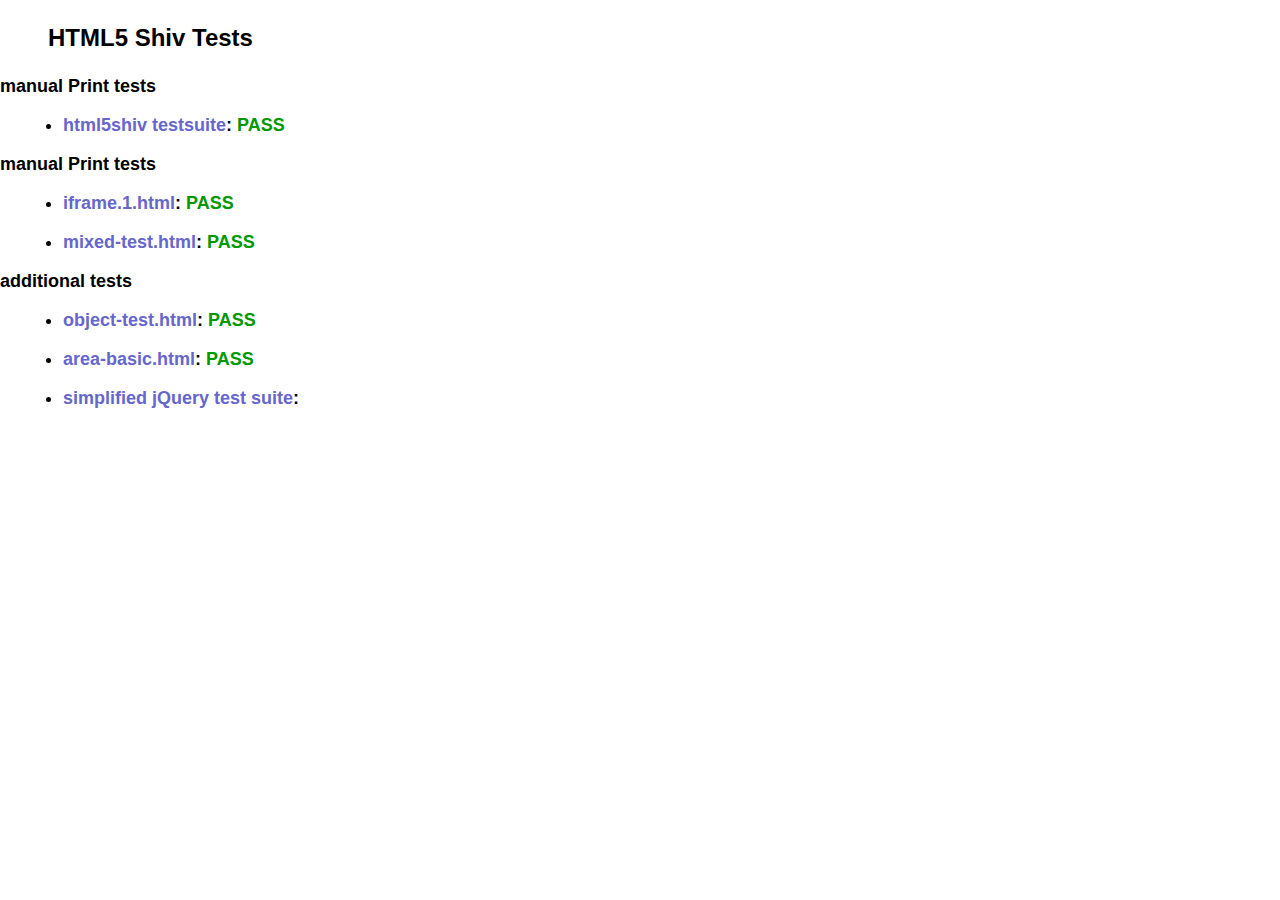
<file: ie/html5shiv/test/index.html>
<!doctype html>
<html>
	<head>
		<meta charset="utf-8">
		<title>IE&lt;9 HTML5 Shiv Tests</title>
		<link rel="stylesheet" href="style.css">
		<script src="../src/html5shiv-printshiv.js"></script>
	</head>
	<body>
		<h1>
			HTML5 Shiv Tests
		</h1>
		<h2>manual Print tests</h2>
		<ul>
			<li>
				<a href="html5shiv.html">html5shiv testsuite</a>: <span class="pass">PASS</span>
			</li>
			
		</ul>
		<h2>manual Print tests</h2>
		<ul>
			<li>
				<a href="iframe.1.html">iframe.1.html</a>: <span class="pass">PASS</span>
			</li>
			<li>
				<a href="mixed-test.html">mixed-test.html</a>: <span class="pass">PASS</span>
			</li>
			
		</ul>
		<h2>additional tests</h2>
		<ul>
			
			<li>
				<a href="object-test.html">object-test.html</a>: <span class="pass">PASS</span>
			</li>
			
			<li>
				<a href="highcharts/area-basic.html">area-basic.html</a>: <span class="pass">PASS</span>
			</li>
			<li>
				<a href="jquery-1.7.1/index.html">simplified jQuery test suite</a>:
			</li>
		</ul>
	<body>
</html>
</file>
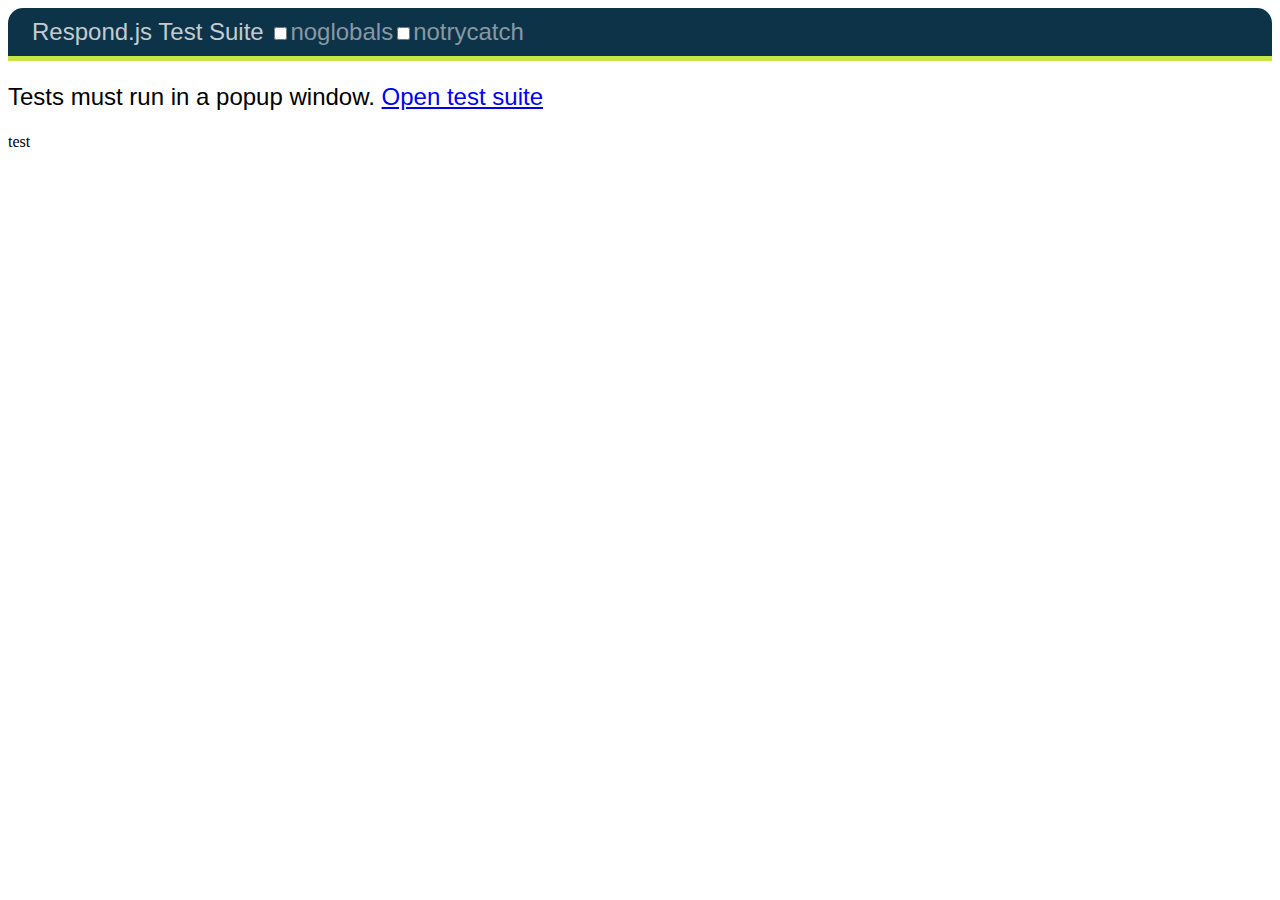
<file: ie/respond/test/unit/index.html>
<!DOCTYPE html>
<html>
<head>
	<meta charset="utf-8" />
	<title>Respond.js Test Suite</title>
	<link rel="stylesheet" href="qunit/qunit.css" media="screen">
	<script src="qunit/qunit.js"></script>
	<link href="test.css" rel="stylesheet" />
	<link href="test2.css" media="screen and (min-width: 950px)" rel="stylesheet" />
	<link href="test3.css" media="screen and (min-width: 68.75em)" rel="stylesheet" />
	<script src="../../dest/respond.src.js"></script>
	<script src="tests.js"></script>

</head>
<body>
	<h1 id="qunit-header">Respond.js Test Suite</h1>
	<h2 id="qunit-banner"></h2>
	<div id="qunit-testrunner-toolbar"></div>
	<h2 id="qunit-userAgent"></h2>
	<ol id="qunit-tests"></ol>
	
	<!-- tests must run in new window -->
	<div id="launcher"></div>
	
	<!-- elem for applying css via queries -->
	<div id="testelem" class="foo">test</div>
	
</body>
</html>
</file>
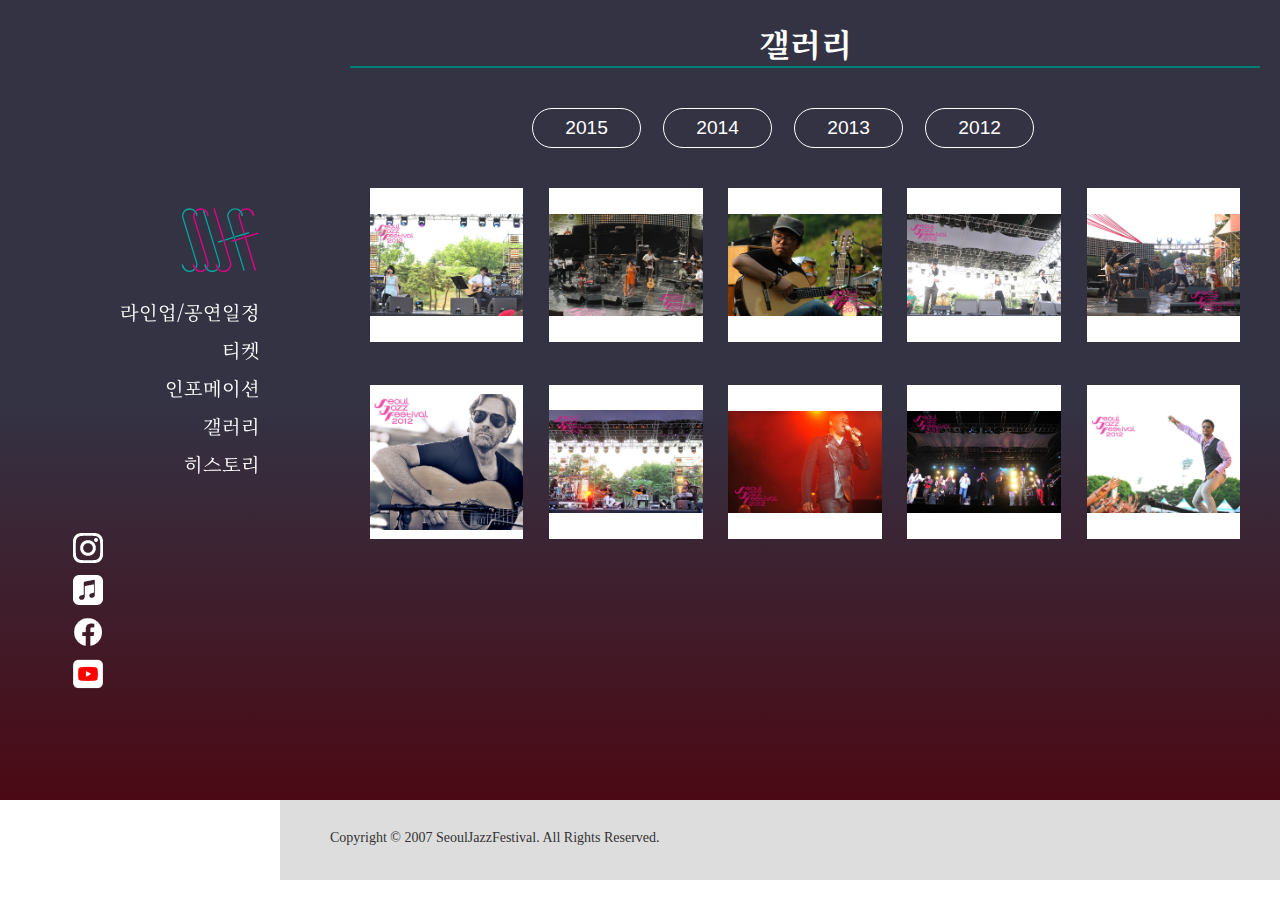
<file: html/gallary.html>
<!DOCTYPE html>
<!-- gallary.html -->
<html lang="ko-KR">
<head>
	<meta charset="UTF-8">
	<meta http-equiv="X-UA-Compatible" content="IE=edge">
	<meta name="viewport" content="width=device-width, user-scalable=yes, initial-scale=1.0, maximum-scale=3.0, minimum-scale=0.5">

	 <!-- link -->
	 <link rel="stylesheet" href="../fonts/fontawesome-free-5.13.0-web/css/all.css">
	 <link href="https://fonts.googleapis.com/css2?family=Noto+Serif+KR:wght@400;700&family=Noto+Serif:wght@400;700&display=swap" rel="stylesheet">

	<link rel="stylesheet" href="../css/base/reset.css">
	<link rel="stylesheet" href="../css/base/common.css">
	
	<link rel="stylesheet" href="../css/src/gallary.css">

	<!--[if IE]>
		<script src="../ie/html5shiv/dist/html5shiv.min.js"></script>
		<script src="../ie/pie/PIE.js"></script>
		<script src="../ie/resond/dest/respond.min.js"></script>
	<![endif]-->

	<title>서울재즈페스티벌</title>

</head>
<body>
	<!-- layout -->
	<div id="wrap">
		<!-- #headBox ======================== -->
		<header id="headBox" class="cleafix">
			<h1><a href="./main_02.html"><span class="hidden">서울재즈페스티벌</span></a></h1>
			<nav id="gnbBox" class="clearfix">
				<h2 class="hidden_wrap"><span>전체 메뉴</span></h2>
				<div class="navi_menu_btn">
					<button type="button"><i class="fas fa-bars"></i></button>
				</div>
				<div class="navi clearfix">
					<div class="navi_exit_btn">
						<button type="button"><i class="fas fa-times"></i></button>
					</div>
					<ul class="navi_list clearfix">
						<li><a href="program.html"><span>라인업/공연일정</span></a></li>
						<li><a href="ticket.html"><span>티켓</span></a></li>
						<li><a href="information.html"><span>인포메이션</span></a></li>
						<li><a href="gallary.html"><span>갤러리</span></a></li>
						<li><a href="history.html"><span>히스토리</span></a></li>
					</ul>
					<div class="sns_zone hidden_wrap">
						<ul class="clearfix">
							<li><a href="https://www.instagram.com/seouljazzfestival/"><span>인스타그램</span></a></li>
							<li><a href="https://itunes.apple.com/kr/curator/%EC%84%9C%EC%9A%B8-%EC%9E%AC%EC%A6%88-%ED%8E%98%EC%8A%A4%ED%8B%B0%EB%B2%8C/1372194565?app=music"><span>애플뮤직</span></a></li>
							<li><a href="https://www.facebook.com/seouljazzfestival/"><span>페이스북</span></a></li>
							<li><a href="https://www.youtube.com/channel/UCkJBqyiliqhOSQ7TFpWepxg"><span>유튜브</span></a></li>
						</ul>
					</div>
				</div>
			</nav>
		</header>

		<!-- #contBox =================-->
		<section id="contBox">
			<h2>갤러리</h2>
			<div class="cont_area">
				<div class="date_list">
					<ul class="clearfix">
						<li>
							<button type="button">2015</button>
						</li>
						<li>
							<button type="button">2014</button>
						</li>
						<li>
							<button type="button">2013</button>
						</li>
						<li>
							<button type="button">2012</button>
						</li>
					</ul>
				</div>
				<div class="image_list">
					<ul class="clearfix">
						<!-- <li><a href="#"></a></li>
						<li><a href="#"></a></li>
						<li><a href="#"></a></li>
						<li><a href="#"></a></li>
						<li><a href="#"></a></li>
						<li><a href="#"></a></li>
						<li><a href="#"></a></li>
						<li><a href="#"></a></li> -->
					</ul>
				</div>
			</div>
		</section>




		<!-- #footBox ======================== -->
		<footer id="footBox">
			<h2 class="hidden">페스티벌 개최 정보</h2>
			<div class="copyright">
				<p>Copyright © 2007 SeoulJazzFestival. <br class="mobile_br">All Rights Reserved.</p>
			</div>
				<!-- topBtn -->
			<div class="topBtn">
				<button type="button">
					<i class="fas fa-angle-double-up"></i>
				</button>
			</div>
		</footer>

	</div>

	<!-- script -->
	<script src="../js/base/jquery-3.5.1.min.js"></script>
	<script src="../js/base/jquery-ui.min.js"></script>

	
	<script src="../js/src/gallary_mobile.js"></script>
	<script src="../js/src/gallary_tablet.js"></script>
	<script src="../js/src/gallary_laptop.js"></script>
	<script src="../js/src/gallary.js"></script>
</body>
</html>
</file>
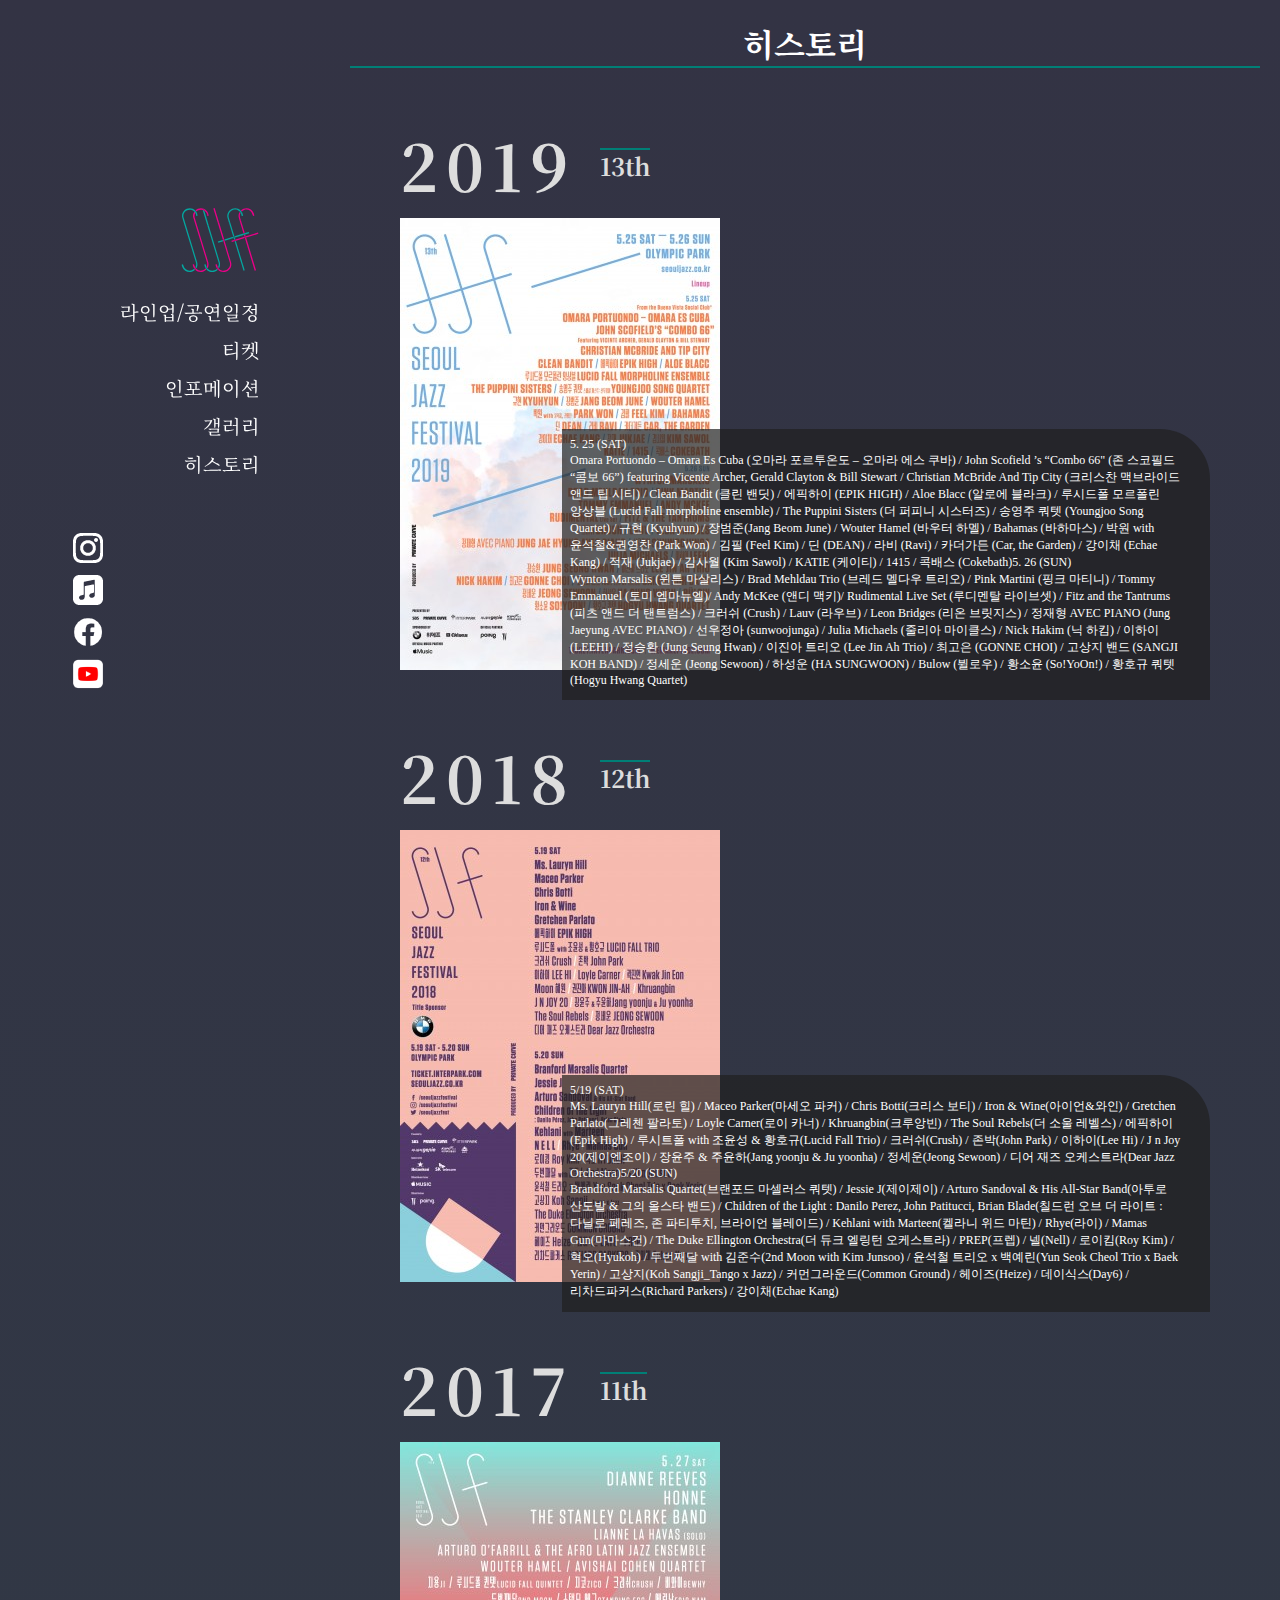
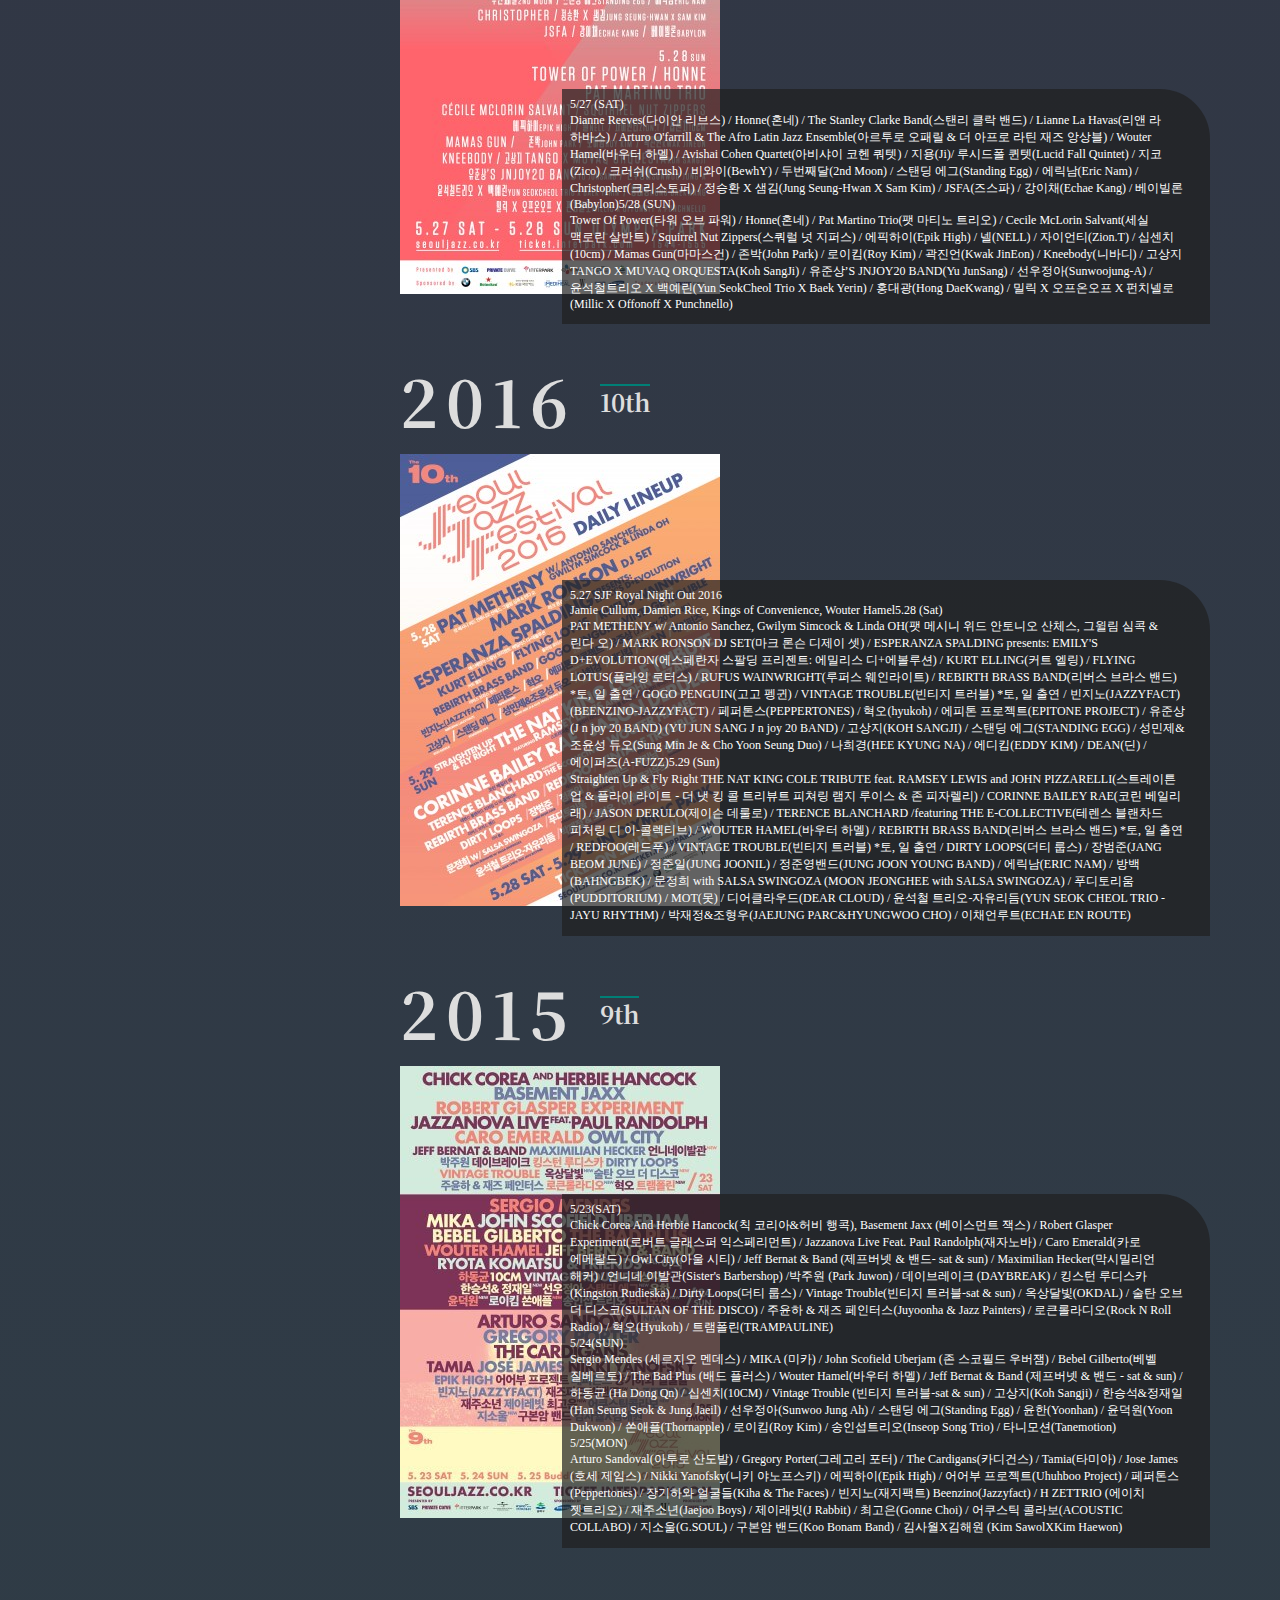
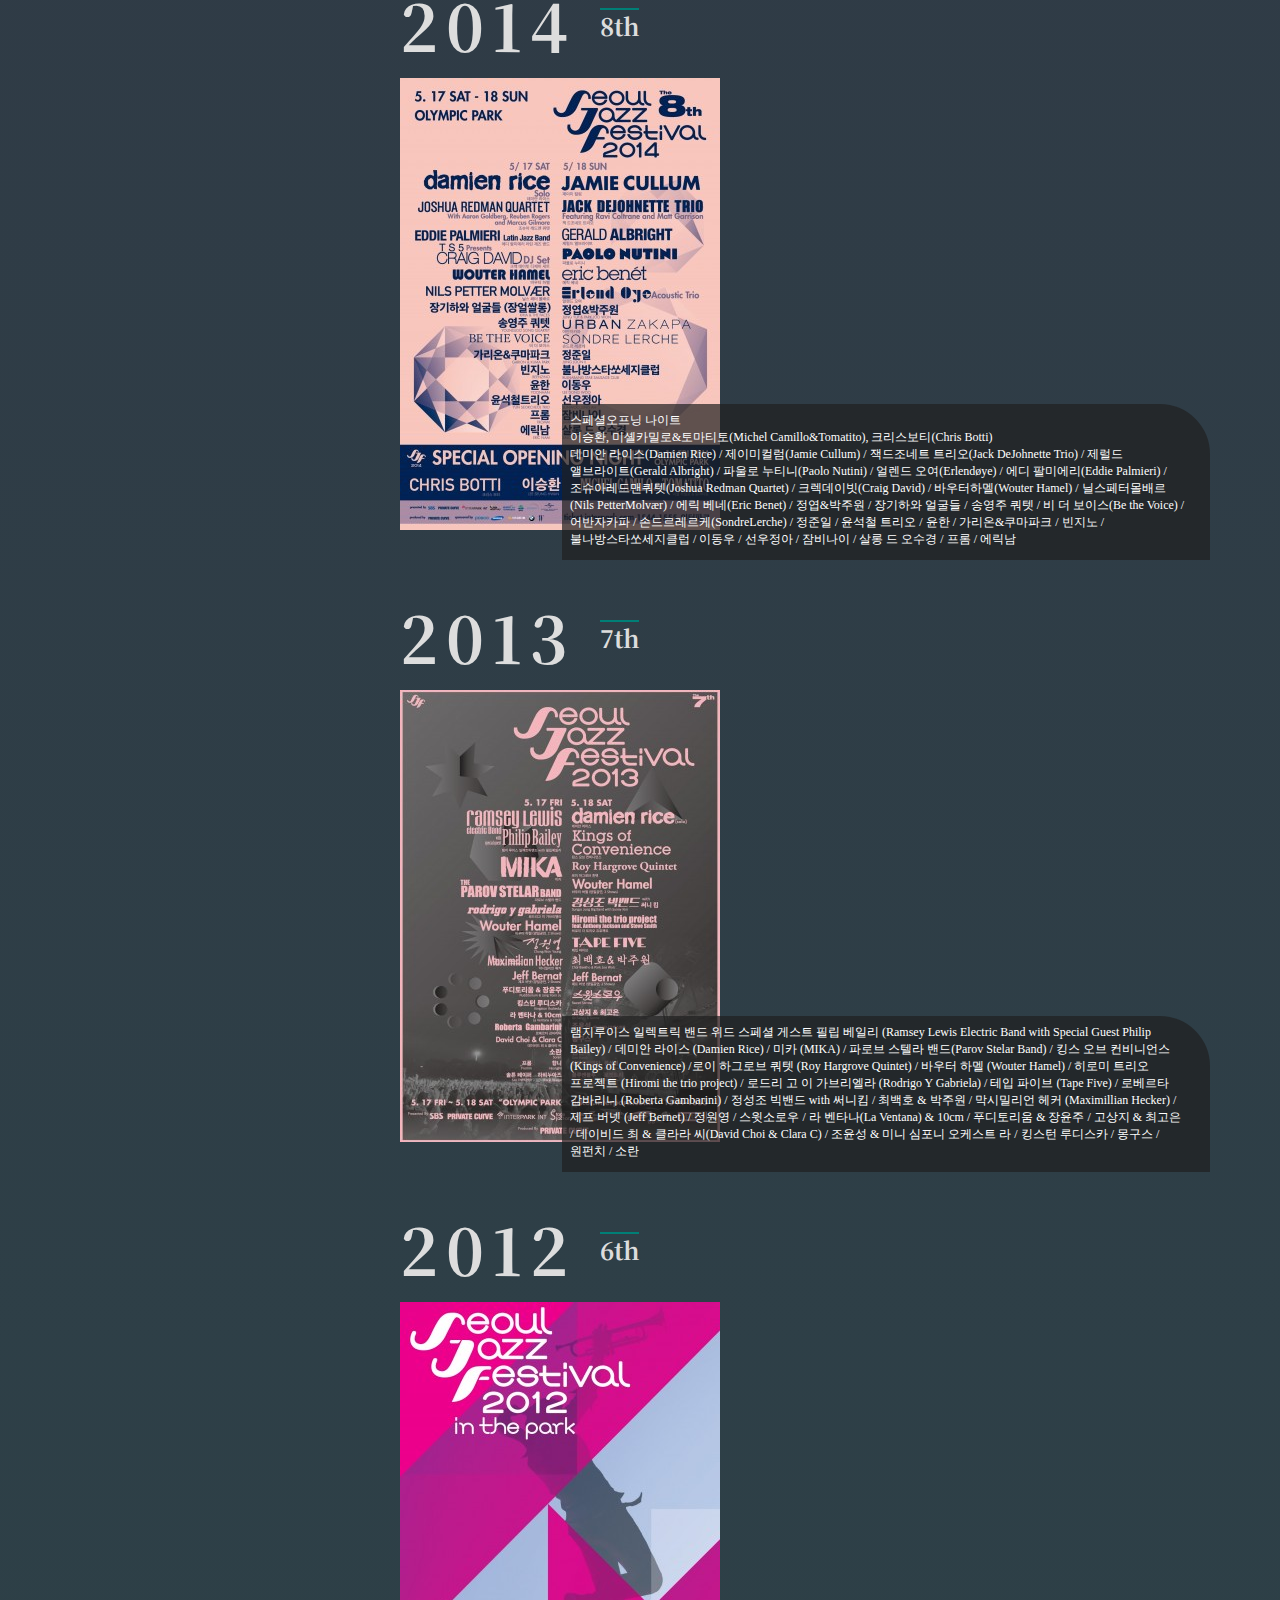
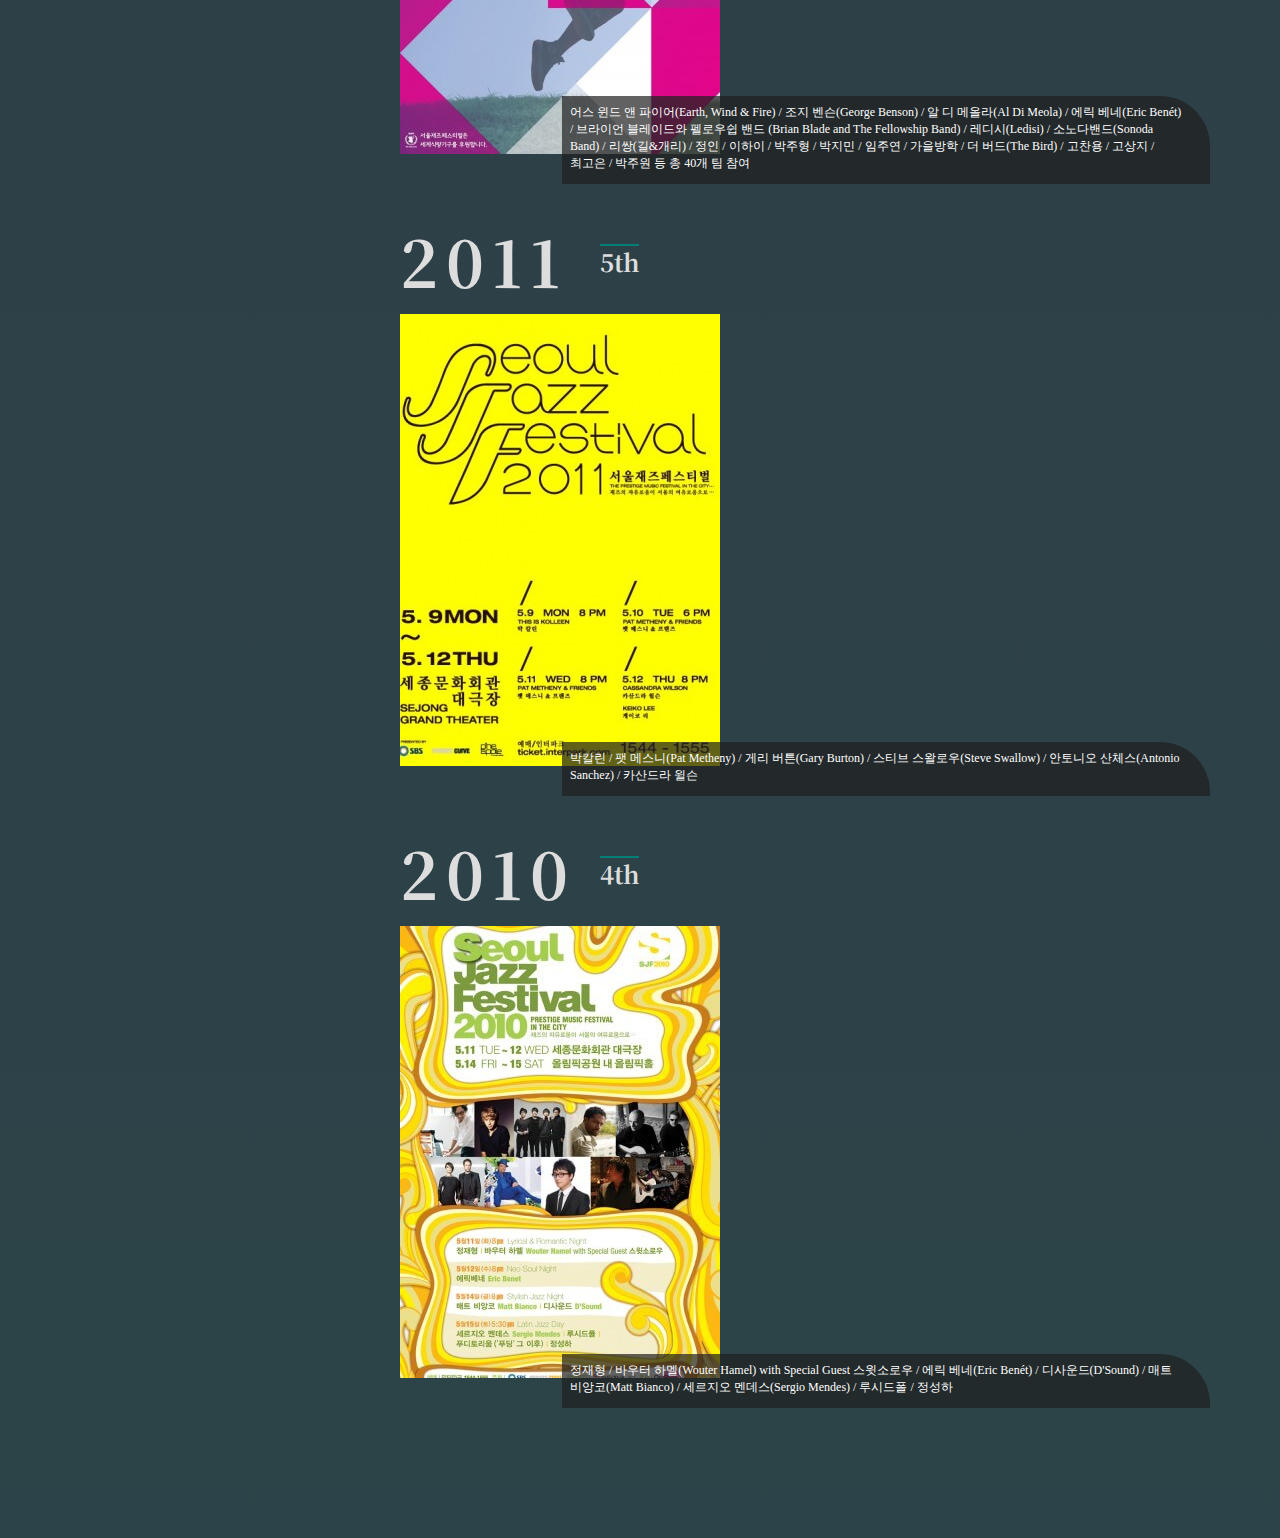
<file: html/history.html>
<!DOCTYPE html>
<!-- history.html -->
<html lang="ko-KR">
<head>
	<meta charset="UTF-8">
	<meta http-equiv="X-UA-Compatible" content="IE=edge">
	<meta name="viewport" content="width=device-width, user-scalable=yes, initial-scale=1.0, maximum-scale=3.0, minimum-scale=0.5">

	 <!-- link -->
	 <link rel="stylesheet" href="../fonts/fontawesome-free-5.13.0-web/css/all.css">
	 <link href="https://fonts.googleapis.com/css2?family=Noto+Serif+KR:wght@400;700&family=Noto+Serif:wght@400;700&display=swap" rel="stylesheet">

	<link rel="stylesheet" href="../css/base/reset.css">
	<link rel="stylesheet" href="../css/base/common.css">
	
	<link rel="stylesheet" href="../css/src/history.css">

	<!--[if IE]>
		<script src="../ie/html5shiv/dist/html5shiv.min.js"></script>
		<script src="../ie/pie/PIE.js"></script>
		<script src="../ie/resond/dest/respond.min.js"></script>
	<![endif]-->

	<title>서울재즈페스티벌</title>

</head>
<body>
	<!-- layout -->
	<div id="wrap">
		<!-- #headBox ======================== -->
		<header id="headBox" class="cleafix">
			<h1><a href="./main_02.html"><span class="hidden">서울재즈페스티벌</span></a></h1>
			<nav id="gnbBox" class="clearfix">
				<h2 class="hidden_wrap"><span>전체 메뉴</span></h2>
				<div class="navi_menu_btn">
					<button type="button"><i class="fas fa-bars"></i></button>
				</div>
				<div class="navi clearfix">
					<div class="navi_exit_btn">
						<button type="button"><i class="fas fa-times"></i></button>
					</div>
					<ul class="navi_list clearfix">
						<li><a href="program.html"><span>라인업/공연일정</span></a></li>
						<li><a href="ticket.html"><span>티켓</span></a></li>
						<li><a href="information.html"><span>인포메이션</span></a></li>
						<li><a href="gallary.html"><span>갤러리</span></a></li>
						<li><a href="history.html"><span>히스토리</span></a></li>
					</ul>
					<div class="sns_zone hidden_wrap">
						<ul class="clearfix">
							<li><a href="https://www.instagram.com/seouljazzfestival/"><span>인스타그램</span></a></li>
							<li><a href="https://itunes.apple.com/kr/curator/%EC%84%9C%EC%9A%B8-%EC%9E%AC%EC%A6%88-%ED%8E%98%EC%8A%A4%ED%8B%B0%EB%B2%8C/1372194565?app=music"><span>애플뮤직</span></a></li>
							<li><a href="https://www.facebook.com/seouljazzfestival/"><span>페이스북</span></a></li>
							<li><a href="https://www.youtube.com/channel/UCkJBqyiliqhOSQ7TFpWepxg"><span>유튜브</span></a></li>
						</ul>
					</div>
				</div>
			</nav>
		</header>



		<!-- #contBox =================-->
		<section id="contBox">
			<div class="cont_area">
				<h2>히스토리</h2>
				<!-- <ul class="history_list">
					<li class="layout_01">
						<div class="year_count">
							<h3>
								<span class="year">2019</span>
								<span class="count">13th</span>
							</h3>
						</div>
						<div class="img_poster"></div>
						<div class="cont_text">
							<p>일시 : 2019년 5월 25일~26일</p>
							<p>장소 : 올림픽공원</p>
							<p>
							<strong>5. 25 (SAT)</strong> <br>
							Omara Portuondo – Omara Es Cuba (오마라 포르투온도 – 오마라 에스 쿠바) / John Scofield ’s “Combo 66" (존 스코필드 “콤보 66”) featuring Vicente Archer, Gerald Clayton & Bill Stewart / Christian McBride And Tip City (크리스찬 맥브라이드 앤드 팁 시티) / Clean Bandit (클린 밴딧) / 에픽하이 (EPIK HIGH) / Aloe Blacc (알로에 블라크) / 루시드폴 모르폴린 앙상블 (Lucid Fall morpholine ensemble) / The Puppini Sisters (더 퍼피니 시스터즈) / 송영주 쿼텟 (Youngjoo Song Quartet) / 규현 (Kyuhyun) / 장범준(Jang Beom June) / Wouter Hamel (바우터 하멜) / Bahamas (바하마스) / 박원 with 윤석철&권영찬 (Park Won) / 김필 (Feel Kim) / 딘 (DEAN) / 라비 (Ravi) / 카더가든 (Car, the Garden) / 강이채 (Echae Kang) / 적재 (Jukjae) / 김사월 (Kim Sawol) / KATIE (케이티) / 1415 / 콕배스 (Cokebath)
							</p>
							<p>
							<strong>5. 26 (SUN)</strong> <br>
							Wynton Marsalis (윈튼 마살리스) / Brad Mehldau Trio (브레드 멜다우 트리오) / Pink Martini (핑크 마티니) / Tommy Emmanuel (토미 엠마뉴엘)/ Andy McKee (앤디 맥키)/ Rudimental Live Set (루디멘탈 라이브셋) / Fitz and the Tantrums (피츠 앤드 더 탠트럼스) / 크러쉬 (Crush) / Lauv (라우브) / Leon Bridges (리온 브릿지스) / 정재형 AVEC PIANO (Jung Jaeyung AVEC PIANO) / 선우정아 (sunwoojunga) / Julia Michaels (줄리아 마이클스) / Nick Hakim (닉 하킴) / 이하이 (LEEHI) / 정승환 (Jung Seung Hwan) / 이진아 트리오 (Lee Jin Ah Trio) / 최고은 (GONNE CHOI) / 고상지 밴드 (SANGJI KOH BAND) / 정세운 (Jeong Sewoon) / 하성운 (HA SUNGWOON) / Bulow (뷜로우) / 황소윤 (So!YoOn!) / 황호규 쿼텟 (Hogyu Hwang Quartet)
						</p>
						</div>
					</li>
					<li class="layout_02">
						<div class="year_count">
							<h3>
								<span class="year">2018</span>
								<span class="count">12th</span>
							</h3>
						</div>
						<div class="img_poster"></div>
						<div class="cont_text">
							<p>일시 : 2018년 5월 19일~20일</p>
							<p>장소 : 올림픽공원</p>
							<p>
							<strong>5/19 (SAT)</strong> <br>
							Ms. Lauryn Hill(로린 힐) / Maceo Parker(마세오 파커) / Chris Botti(크리스 보티) / Iron & Wine(아이언&와인) / Gretchen Parlato(그레첸 팔라토) / Loyle Carner(로이 카너) / Khruangbin(크루앙빈) / The Soul Rebels(더 소울 레벨스) / 에픽하이(Epik High) / 루시트폴 with 조윤성 & 황호규(Lucid Fall Trio) / 크러쉬(Crush) / 존박(John Park) / 이하이(Lee Hi) / J n Joy 20(제이엔조이) / 장윤주 & 주윤하(Jang yoonju & Ju yoonha) / 정세운(Jeong Sewoon) / 디어 재즈 오케스트라(Dear Jazz Orchestra)
							</p>
							<p>
							<strong>5/20 (SUN)</strong> <br>
							Brandford Marsalis Quartet(브랜포드 마셀러스 쿼텟) / Jessie J(제이제이) / Arturo Sandoval & His All-Star Band(아투로 산도발 & 그의 올스타 밴드) / Children of the Light : Danilo Perez, John Patitucci, Brian Blade(칠드런 오브 더 라이트 : 다닐로 페레즈, 존 파티투치, 브라이언 블레이드) / Kehlani with Marteen(켈라니 위드 마틴) / Rhye(라이) / Mamas Gun(마마스건) / The Duke Ellington Orchestra(더 듀크 엘링턴 오케스트라) / PREP(프렙) / 넬(Nell) / 로이킴(Roy Kim) / 혁오(Hyukoh) / 두번째달 with 김준수(2nd Moon with Kim Junsoo) / 윤석철 트리오 x 백예린(Yun Seok Cheol Trio x Baek Yerin) / 고상지(Koh Sangji_Tango x Jazz) / 커먼그라운드(Common Ground) / 헤이즈(Heize) / 데이식스(Day6) / 리차드파커스(Richard Parkers) / 강이채(Echae Kang)
						</p>


						</div>
					</li>
					<li class="layout_01">
						<div class="year_count">
							<h3>
								<span class="year">2017</span>
								<span class="count">11st</span>
							</h3>
						</div>
						<div class="img_poster"></div>
						<div class="cont_text">
							<p>일시 : 2019년 5월 25일~26일</p>
							<p>장소 : 올림픽공원</p>
							<p>
							<strong>5. 25 (SAT)</strong> <br>
							Omara Portuondo – Omara Es Cuba (오마라 포르투온도 – 오마라 에스 쿠바) / John Scofield ’s “Combo 66" (존 스코필드 “콤보 66”) featuring Vicente Archer, Gerald Clayton & Bill Stewart / Christian McBride And Tip City (크리스찬 맥브라이드 앤드 팁 시티) / Clean Bandit (클린 밴딧) / 에픽하이 (EPIK HIGH) / Aloe Blacc (알로에 블라크) / 루시드폴 모르폴린 앙상블 (Lucid Fall morpholine ensemble) / The Puppini Sisters (더 퍼피니 시스터즈) / 송영주 쿼텟 (Youngjoo Song Quartet) / 규현 (Kyuhyun) / 장범준(Jang Beom June) / Wouter Hamel (바우터 하멜) / Bahamas (바하마스) / 박원 with 윤석철&권영찬 (Park Won) / 김필 (Feel Kim) / 딘 (DEAN) / 라비 (Ravi) / 카더가든 (Car, the Garden) / 강이채 (Echae Kang) / 적재 (Jukjae) / 김사월 (Kim Sawol) / KATIE (케이티) / 1415 / 콕배스 (Cokebath)
							</p>
							<p>
							<strong>5. 26 (SUN)</strong> <br>
							Wynton Marsalis (윈튼 마살리스) / Brad Mehldau Trio (브레드 멜다우 트리오) / Pink Martini (핑크 마티니) / Tommy Emmanuel (토미 엠마뉴엘)/ Andy McKee (앤디 맥키)/ Rudimental Live Set (루디멘탈 라이브셋) / Fitz and the Tantrums (피츠 앤드 더 탠트럼스) / 크러쉬 (Crush) / Lauv (라우브) / Leon Bridges (리온 브릿지스) / 정재형 AVEC PIANO (Jung Jaeyung AVEC PIANO) / 선우정아 (sunwoojunga) / Julia Michaels (줄리아 마이클스) / Nick Hakim (닉 하킴) / 이하이 (LEEHI) / 정승환 (Jung Seung Hwan) / 이진아 트리오 (Lee Jin Ah Trio) / 최고은 (GONNE CHOI) / 고상지 밴드 (SANGJI KOH BAND) / 정세운 (Jeong Sewoon) / 하성운 (HA SUNGWOON) / Bulow (뷜로우) / 황소윤 (So!YoOn!) / 황호규 쿼텟 (Hogyu Hwang Quartet)
						</p>
						</div>
					</li>
				</ul> -->
			</div>
		</section>



		<!-- #footBox ======================== -->
		<footer id="footBox">
			<h2 class="hidden">페스티벌 개최 정보</h2>
			<div class="copyright">
				<p>Copyright © 2007 SeoulJazzFestival. <br class="mobile_br">All Rights Reserved.</p>
			</div>
				<!-- topBtn -->
			<div class="topBtn">
				<button type="button">
					<i class="fas fa-angle-double-up"></i>
				</button>
			</div>
		</footer>

	</div>

	<!-- script -->
	<script src="../js/base/jquery-3.5.1.min.js"></script>
	<script src="../js/base/jquery-ui.min.js"></script>



	
	<script src="../js/src/history_mobile.js"></script>
	<script src="../js/src/history_tablet.js"></script>
	<script src="../js/src/history_laptop.js"></script>
	<script src="../js/src/history.js"></script>
</body>
</html>
</file>
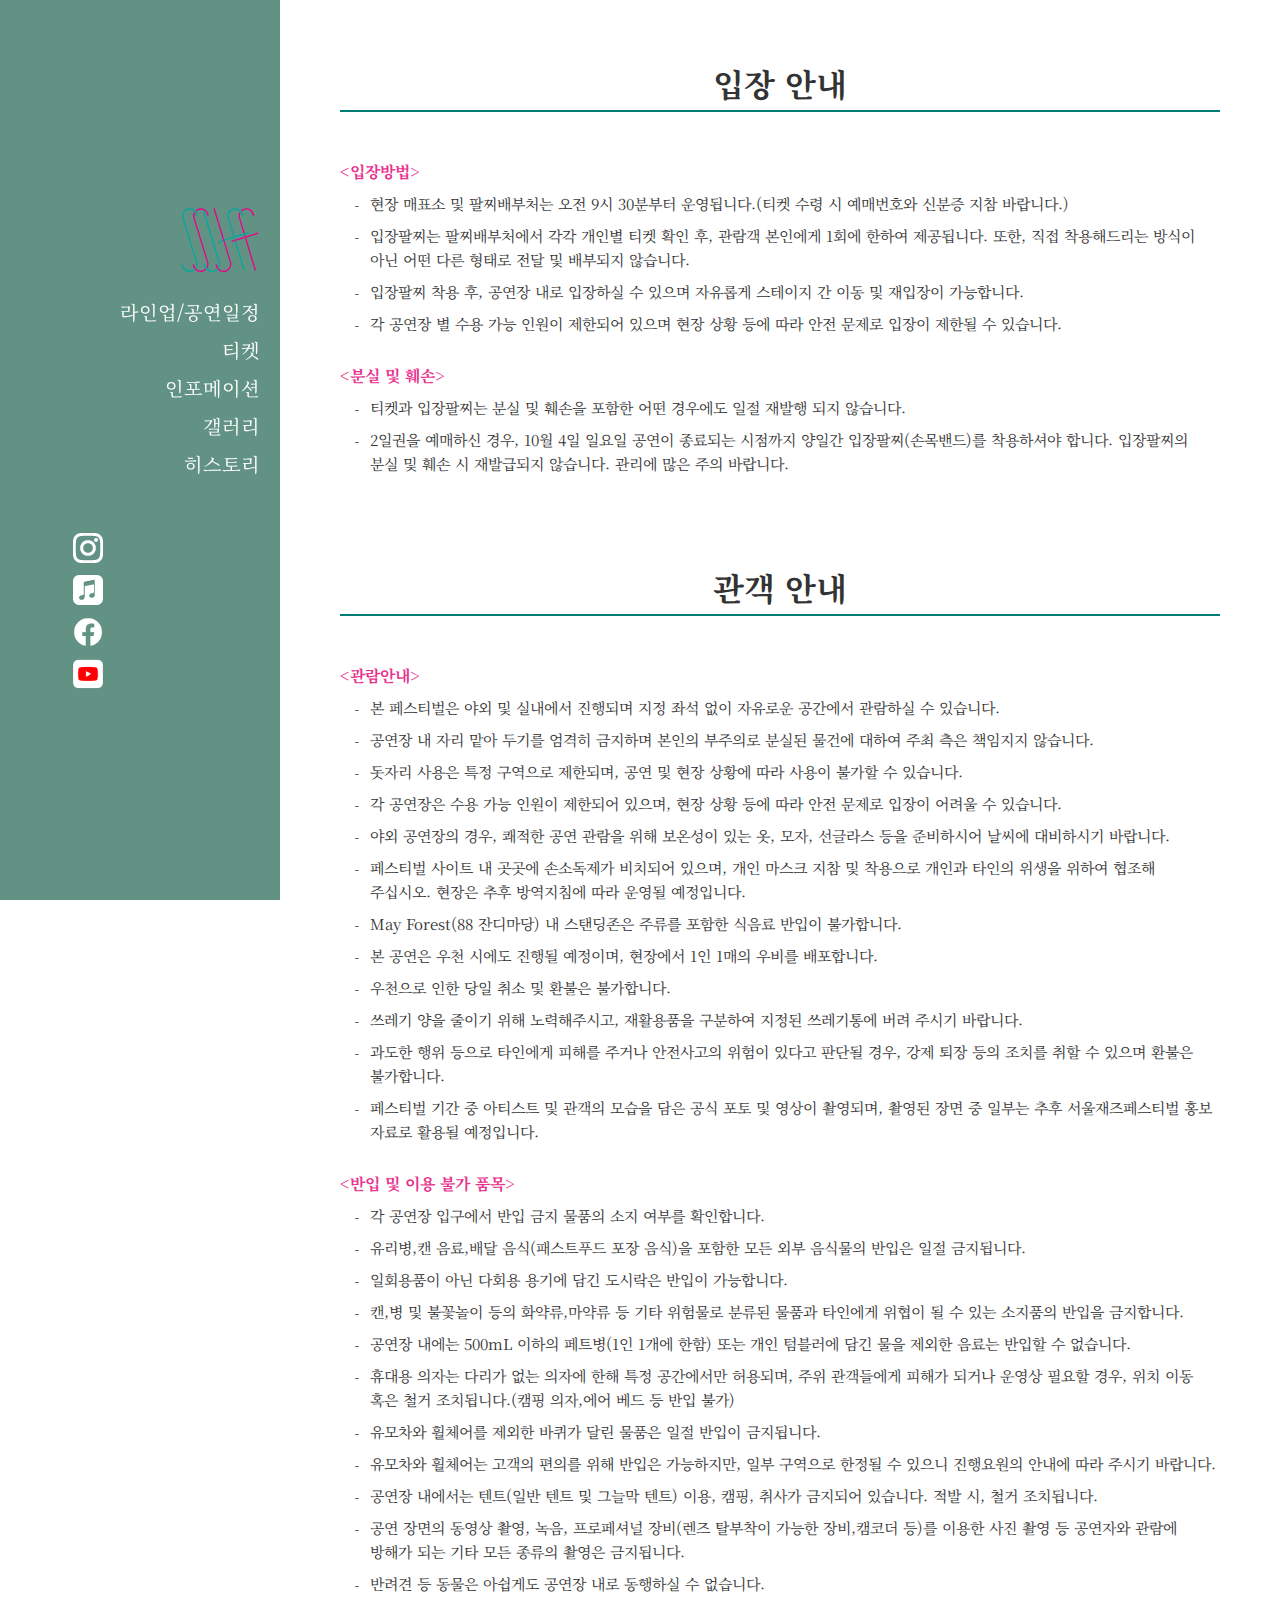
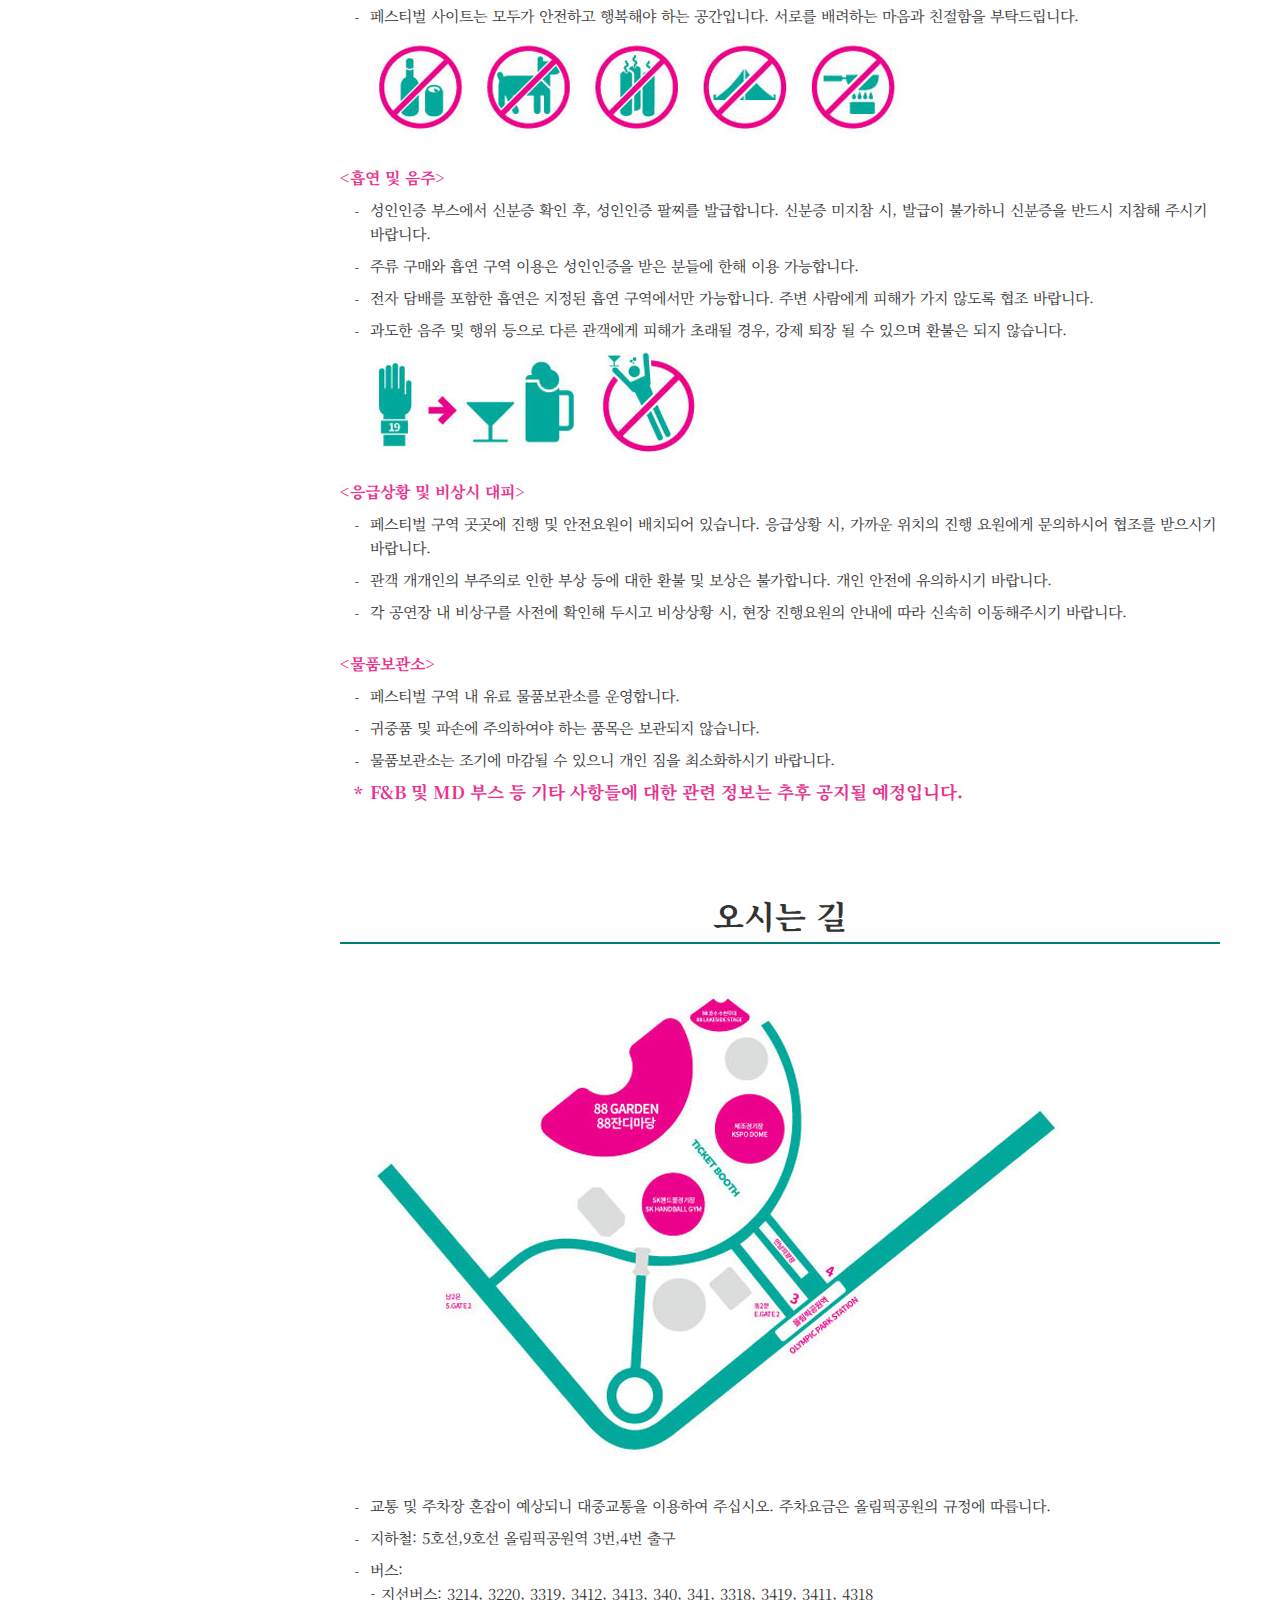
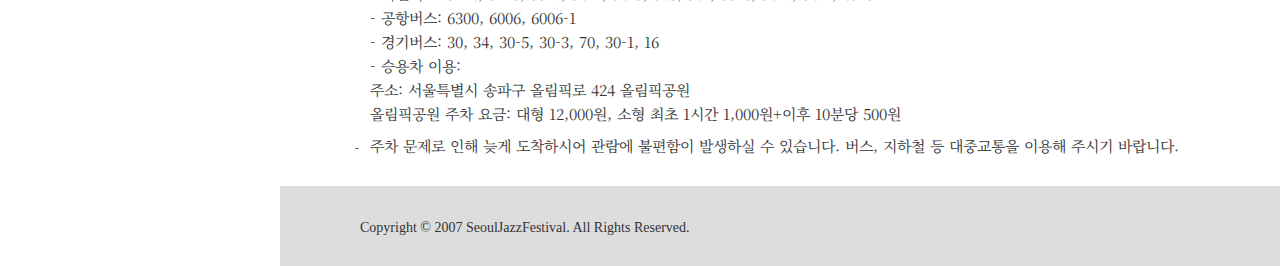
<file: html/information.html>
<!DOCTYPE html>
<!-- information.html -->
<html lang="ko-KR">
<head>
	<meta charset="UTF-8">
	<meta http-equiv="X-UA-Compatible" content="IE=edge">
	<meta name="viewport" content="width=device-width, user-scalable=yes, initial-scale=1.0, maximum-scale=3.0, minimum-scale=0.5">

	 <!-- link -->
	 <link rel="stylesheet" href="../fonts/fontawesome-free-5.13.0-web/css/all.css">
	 <link href="https://fonts.googleapis.com/css2?family=Noto+Serif+KR:wght@400;700&family=Noto+Serif:wght@400;700&display=swap" rel="stylesheet">
	

	<link rel="stylesheet" href="../css/base/reset.css">
	<link rel="stylesheet" href="../css/base/common.css">
	
	<link rel="stylesheet" href="../css/src/information.css">

	<!--[if IE]>
		<script src="../ie/html5shiv/dist/html5shiv.min.js"></script>
		<script src="../ie/pie/PIE.js"></script>
		<script src="../ie/resond/dest/respond.min.js"></script>
	<![endif]-->

	<title>서울재즈페스티벌</title>

</head>
<body>
	<!-- layout -->
	<div id="wrap">
		
		<!-- #headBox ======================== -->
		<header id="headBox" class="cleafix">
			<h1><a href="./main_02.html"><span class="hidden">서울재즈페스티벌</span></a></h1>
			<nav id="gnbBox" class="clearfix">
				<h2 class="hidden_wrap"><span>전체 메뉴</span></h2>
				<div class="navi_menu_btn">
					<button type="button"><i class="fas fa-bars"></i></button>
				</div>
				<div class="navi clearfix">
					<div class="navi_exit_btn">
						<button type="button"><i class="fas fa-times"></i></button>
					</div>
					<ul class="navi_list clearfix">
						<li><a href="program.html"><span>라인업/공연일정</span></a></li>
						<li><a href="ticket.html"><span>티켓</span></a></li>
						<li><a href="information.html"><span>인포메이션</span></a></li>
						<li><a href="gallary.html"><span>갤러리</span></a></li>
						<li><a href="history.html"><span>히스토리</span></a></li>
					</ul>
					<div class="sns_zone hidden_wrap">
						<ul class="clearfix">
							<li><a href="https://www.instagram.com/seouljazzfestival/"><span>인스타그램</span></a></li>
							<li><a href="https://itunes.apple.com/kr/curator/%EC%84%9C%EC%9A%B8-%EC%9E%AC%EC%A6%88-%ED%8E%98%EC%8A%A4%ED%8B%B0%EB%B2%8C/1372194565?app=music"><span>애플뮤직</span></a></li>
							<li><a href="https://www.facebook.com/seouljazzfestival/"><span>페이스북</span></a></li>
							<li><a href="https://www.youtube.com/channel/UCkJBqyiliqhOSQ7TFpWepxg"><span>유튜브</span></a></li>
						</ul>
					</div>
				</div>
			</nav>
		</header>
	

		
		<!-- #giude_info ==================== -->
		<section id="giude_info">
			<div class="giude_area">
				<h2>입장 안내</h2>
				<h3>&lt;입장방법&gt;</h3>
				<p>
					현장 매표소 및 팔찌배부처는 오전 9시 30분부터 운영됩니다.&lpar;티켓 수령 시 예매번호와 신분증 지참 바랍니다.&rpar;
				</p>

				<p>
					입장팔찌는 팔찌배부처에서 각각 개인별 티켓 확인 후, 관람객 본인에게 1회에 한하여 제공됩니다. 또한, 직접 착용해드리는 방식이 아닌 어떤 다른 형태로 전달 및 배부되지 않습니다.
				</p>
				
				<p>
					입장팔찌 착용 후, 공연장 내로 입장하실 수 있으며 자유롭게 스테이지 간 이동 및 재입장이 가능합니다.
				</p>

				<p>
					각 공연장 별 수용 가능 인원이 제한되어 있으며 현장 상황 등에 따라 안전 문제로 입장이 제한될 수 있습니다.
				</p>
					
					<h3>&lt;분실 및 훼손&gt;</h3>
					<p>
						티켓과 입장팔찌는 분실 및 훼손을 포함한 어떤 경우에도 일절 재발행 되지 않습니다.
					</p>

					<p>
						2일권을 예매하신 경우, 10월 4일 일요일 공연이 종료되는 시점까지 양일간 입장팔찌&lpar;손목밴드&rpar;를 착용하셔야 합니다. 입장팔찌의 분실 및 훼손 시 재발급되지 않습니다. 관리에 많은 주의 바랍니다.
					</p>
			</div>
		</section>
		
		<!-- #audience_info ==================== -->
		<section id="audience_info">
			<div class="audience_area">
				<h2>관객 안내</h2>
				<h3>&lt;관람안내&gt;</h3>
				<p>
					본 페스티벌은 야외 및 실내에서 진행되며 지정 좌석 없이 자유로운 공간에서 관람하실 수 있습니다.
				</p>
			
				<p>
					공연장 내 자리 맡아 두기를 엄격히 금지하며 본인의 부주의로 분실된 물건에 대하여 주최 측은 책임지지 않습니다.
				</p>
			
				<p>
					돗자리 사용은 특정 구역으로 제한되며, 공연 및 현장 상황에 따라 사용이 불가할 수 있습니다.
				</p>
			
				<p>
					각 공연장은 수용 가능 인원이 제한되어 있으며, 현장 상황 등에 따라 안전 문제로 입장이 어려울 수 있습니다.
				</p>
			
				<p>
					야외 공연장의 경우, 쾌적한 공연 관람을 위해 보온성이 있는 옷, 모자, 선글라스 등을 준비하시어 날씨에 대비하시기 바랍니다.
				</p>
			
				<p>
					페스티벌 사이트 내 곳곳에 손소독제가 비치되어 있으며, 개인 마스크 지참 및 착용으로 개인과 타인의 위생을 위하여 협조해 주십시오. 현장은 추후 방역지침에 따라 운영될 예정입니다.
				</p>
			
				<p>
					May Forest&lpar;88 잔디마당&rpar; 내 스탠딩존은 주류를 포함한 식음료 반입이 불가합니다.
				</p>
			
				<p>
					본 공연은 우천 시에도 진행될 예정이며, 현장에서 1인 1매의 우비를 배포합니다.
				</p>
			
				<p>
					우천으로 인한 당일 취소 및 환불은 불가합니다.
				</p>
				
				<p>
					쓰레기 양을 줄이기 위해 노력해주시고, 재활용품을 구분하여 지정된 쓰레기통에 버려 주시기 바랍니다.
				</p>
				
				<p>
					과도한 행위 등으로 타인에게 피해를 주거나 안전사고의 위험이 있다고 판단될 경우, 강제 퇴장 등의 조치를 취할 수 있으며 환불은 불가합니다.
				</p>
				
				<p>
					페스티벌 기간 중 아티스트 및 관객의 모습을 담은 공식 포토 및 영상이 촬영되며, 촬영된 장면 중 일부는 추후 서울재즈페스티벌 홍보 자료로 활용될 예정입니다.
				</p>

				<h3>&lt;반입 및 이용 불가 품목&gt;</h3>
				<p>
					각 공연장 입구에서 반입 금지 물품의 소지 여부를 확인합니다.
				</p>

				<p>
					유리병,캔 음료,배달 음식&lpar;패스트푸드 포장 음식&rpar;을 포함한 모든 외부 음식물의 반입은 일절 금지됩니다.
				</p>

				<p>
					일회용품이 아닌 다회용 용기에 담긴 도시락은 반입이 가능합니다.
				</p>

				<p>
					캔,병 및 불꽃놀이 등의 화약류,마약류 등 기타 위험물로 분류된 물품과 타인에게 위협이 될 수 있는 소지품의 반입을 금지합니다.
				</p>
				
				<p>
					공연장 내에는 500mL 이하의 페트병&lpar;1인 1개에 한함&rpar; 또는 개인 텀블러에 담긴 물을 제외한 음료는 반입할 수 없습니다.
				</p>
				
				<p>
					휴대용 의자는 다리가 없는 의자에 한해 특정 공간에서만 허용되며, 주위 관객들에게 피해가 되거나 운영상 필요할 경우, 위치 이동 혹은 철거 조치됩니다.&lpar;캠핑 의자,에어 베드 등 반입 불가&rpar;
				</p>
				
				<p>
					유모차와 휠체어를 제외한 바퀴가 달린 물품은 일절 반입이 금지됩니다.
				</p>
				
				<p>
					유모차와 휠체어는 고객의 편의를 위해 반입은 가능하지만, 일부 구역으로 한정될 수 있으니 진행요원의 안내에 따라 주시기 바랍니다.
				</p>
				
				<p>
					공연장 내에서는 텐트&lpar;일반 텐트 및 그늘막 텐트&rpar; 이용, 캠핑, 취사가 금지되어 있습니다. 적발 시, 철거 조치됩니다.
				</p>
				
				<p>
					공연 장면의 동영상 촬영, 녹음, 프로페셔널 장비&lpar;렌즈 탈부착이 가능한 장비,캠코더 등&rpar;를 이용한 사진 촬영 등 공연자와 관람에 방해가 되는 기타 모든 종류의 촬영은 금지됩니다.
				</p>
				
				<p>
					반려견 등 동물은 아쉽게도 공연장 내로 동행하실 수 없습니다.
				</p>
				
				<p>
					페스티벌 사이트는 모두가 안전하고 행복해야 하는 공간입니다. 서로를 배려하는 마음과 친절함을 부탁드립니다.
				</p>
				<div class="notice_icon_02"></div>

				<h3>&lt;흡연 및 음주&gt;</h3>
				<p>
					성인인증 부스에서 신분증 확인 후, 성인인증 팔찌를 발급합니다. 신분증 미지참 시, 발급이 불가하니 신분증을 반드시 지참해 주시기 바랍니다.
				</p>

				<p>
					주류 구매와 흡연 구역 이용은 성인인증을 받은 분들에 한해 이용 가능합니다.
				</p>

				<p>
					전자 담배를 포함한 흡연은 지정된 흡연 구역에서만 가능합니다. 주변 사람에게 피해가 가지 않도록 협조 바랍니다.
				</p>

				<p>
					과도한 음주 및 행위 등으로 다른 관객에게 피해가 초래될 경우, 강제 퇴장 될 수 있으며 환불은 되지 않습니다.
				</p>
				<div class="notice_icon_03"></div>

				<h3>&lt;응급상황 및 비상시 대피&gt;</h3>
				<p>
					페스티벌 구역 곳곳에 진행 및 안전요원이 배치되어 있습니다. 응급상황 시, 가까운 위치의 진행 요원에게 문의하시어 협조를 받으시기 바랍니다.
				</p>

				<p>
					관객 개개인의 부주의로 인한 부상 등에 대한 환불 및 보상은 불가합니다. 개인 안전에 유의하시기 바랍니다.
				</p>

				<p>
					각 공연장 내 비상구를 사전에 확인해 두시고 비상상황 시, 현장 진행요원의 안내에 따라 신속히 이동해주시기 바랍니다.
				</p>

				<h3>&lt;물품보관소&gt;</h3>
				<p>
					페스티벌 구역 내 유료 물품보관소를 운영합니다.
				</p>

				<p>
					귀중품 및 파손에 주의하여야 하는 품목은 보관되지 않습니다.
				</p>

				<p>
					물품보관소는 조기에 마감될 수 있으니 개인 짐을 최소화하시기 바랍니다.
				</p>

				<p class="bold">
					F&B 및 MD 부스 등 기타 사항들에 대한 관련 정보는 추후 공지될 예정입니다.
				</p>
			</div>
		</section>
		
		<!-- #location_info ==================== -->
		<section id="location_info">
			<div class="location_area">
				<h2>오시는 길</h2>
				<div class="map"></div>
				<p>
					교통 및 주차장 혼잡이 예상되니 대중교통을 이용하여 주십시오. 주차요금은 올림픽공원의 규정에 따릅니다.
				</p>

				<p>
					지하철: 5호선,9호선 올림픽공원역 3번,4번 출구
				</p>
				<p>버스:<br />
				- 지선버스: 3214, 3220, 3319, 3412, 3413, 340, 341, 3318, 3419, 3411, 4318 <br>
				- 공항버스: 6300, 6006, 6006-1 <br>
				- 경기버스: 30, 34, 30-5, 30-3, 70, 30-1, 16 <br>
				- 승용차 이용: <br />
				주소: 서울특별시 송파구 올림픽로 424 올림픽공원<br>
				올림픽공원 주차 요금: 대형 12,000원, 소형 최초 1시간 1,000원+이후 10분당 500원
				</p>
				<p>
					주차 문제로 인해 늦게 도착하시어 관람에 불편함이 발생하실 수 있습니다. 버스, 지하철 등 대중교통을 이용해 주시기 바랍니다.
				</p>
			</div>
		</section>

		
		<!-- #footBox ======================== -->
		<footer id="footBox">
			<h2 class="hidden">페스티벌 개최 정보</h2>
			<div class="copyright">
				<p>Copyright © 2007 SeoulJazzFestival. <br class="mobile_br">All Rights Reserved.</p>
			</div>
				<!-- topBtn -->
			<div class="topBtn">
				<button type="button">
					<i class="fas fa-angle-double-up"></i>
				</button>
			</div>
		</footer>

	</div>

	<!-- script -->
	<script src="../js/base/jquery-3.5.1.min.js"></script>
	<script src="../js/base/jquery-ui.min.js"></script>

	
	<script src="../js/src/information_mobile.js"></script>
	<script src="../js/src/information_tablet.js"></script>
	<script src="../js/src/information_laptop.js"></script>
	<script src="../js/src/information.js"></script>
</body>
</html>
</file>
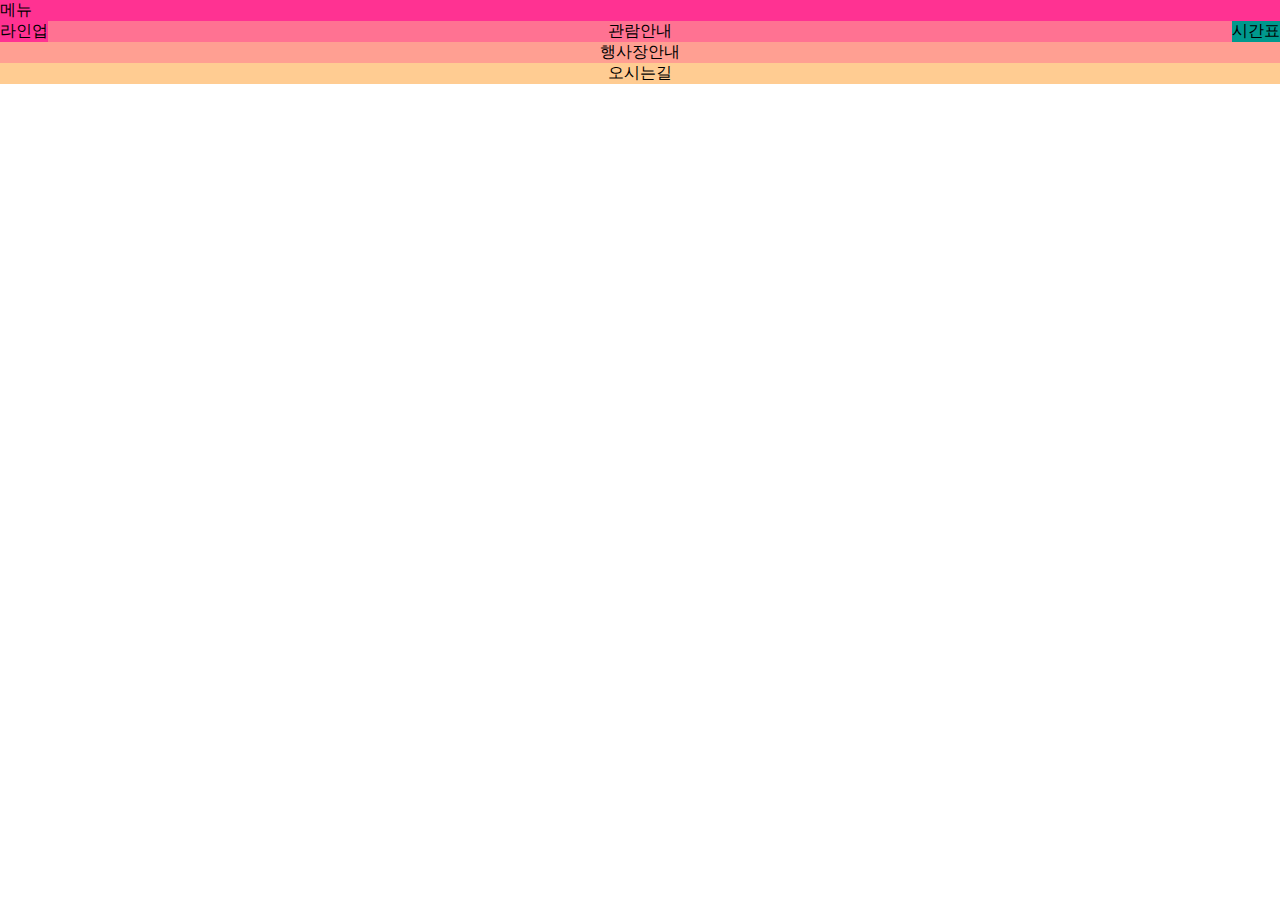
<file: html/main.html>
<!DOCTYPE html>
<html lang="ko-KR">
<head>
  <meta charset="UTF-8">
  <meta http-equiv="X-UA-Compatible" content="IE=edge">
  <meta name="viewport" content="width=device-width, user-scalable=yes, initial-scale=1.0, maximum-scale=3.0, minimum-scale=0.5">

  <!--[if IE]>
    <script src="../ie/html5shiv/dist/html5shiv.min.js"></script>
    <script src="../ie/pie/PIE.js"></script>
    <script src="../ie/respond/dest/resopnd.min.js"></script>
  <![endif]-->

  <!-- css link -->
  <link rel="stylesheet" href="../css/base/reset.css">
  <link rel="stylesheet" href="../css/base/common.css">
  <!-- 반응형 link -->
  <link rel="stylesheet" href="../css/src/rwd.css">

  <title>서울 재즈 페스티벌</title>
</head>

<body>
  <div id="wrap">
    <header id="headBox">
      <div class="head_area">
        <div class="navigation">메뉴</div>
        <h1></h1>
      </div>
    </header>
    <section id="viewBox"></section>
    <section id="ticketBox">
      <div class="ticket_title"></div>
      <div class="reserve_btn"></div>
    </section>
    <section id="lineupBox">
      <div class="lineup_area">
        <div class="lineup_artist"><p class="text_center">라인업</p></div>
        <div class="lineup_timetable"><p class="text_center">시간표</p></div>
      </div>
    </section>
    <section id="infoBox">
      <div class="info_area">
        <div class="info_title"></div>
        <div class="info_preview"><p class="text_center">관람안내</p></div>
        <div class="info_location"><p class="text_center">행사장안내</p></div>
        <div class="info_map"><p class="text_center">오시는길</p></div>
      </div>
    </section>
    <article id="galleryBox"></article>
    <footer id="footBox"></footer>
  </div>


</body>
</html>
</file>
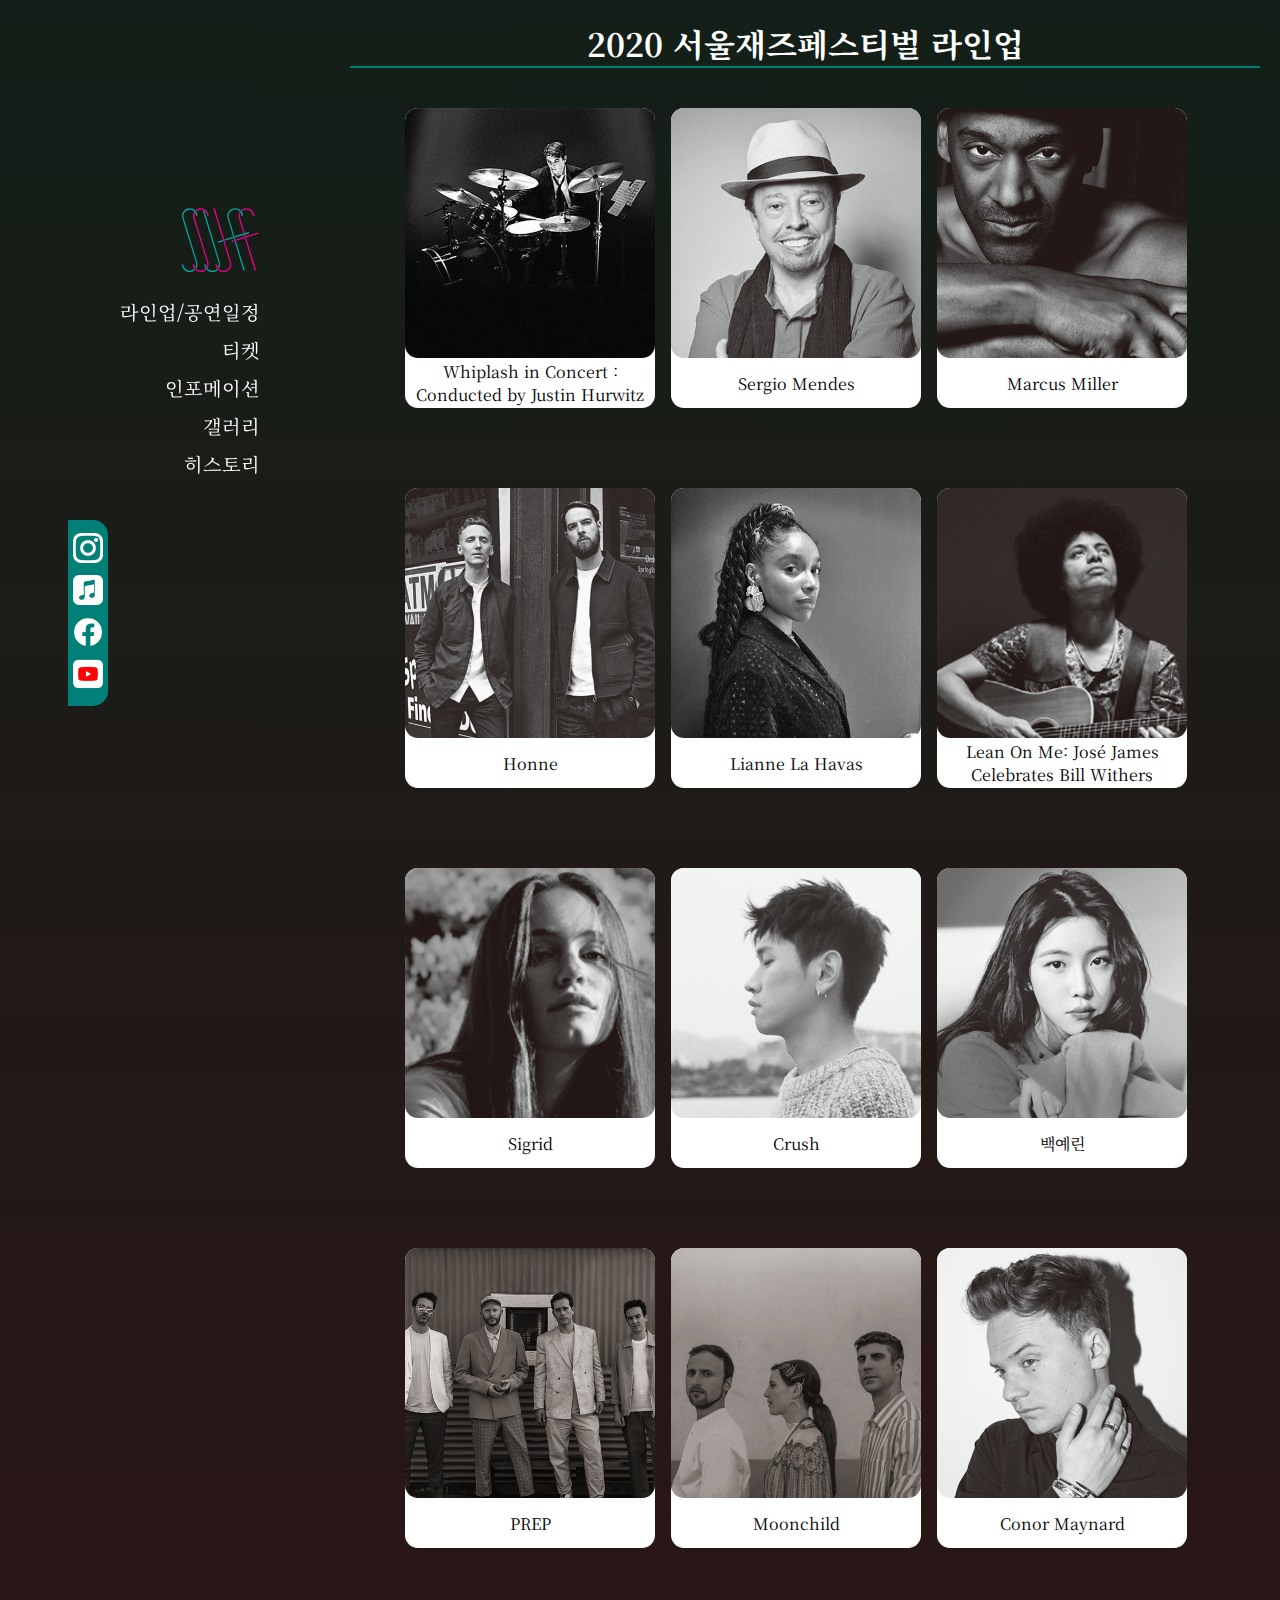
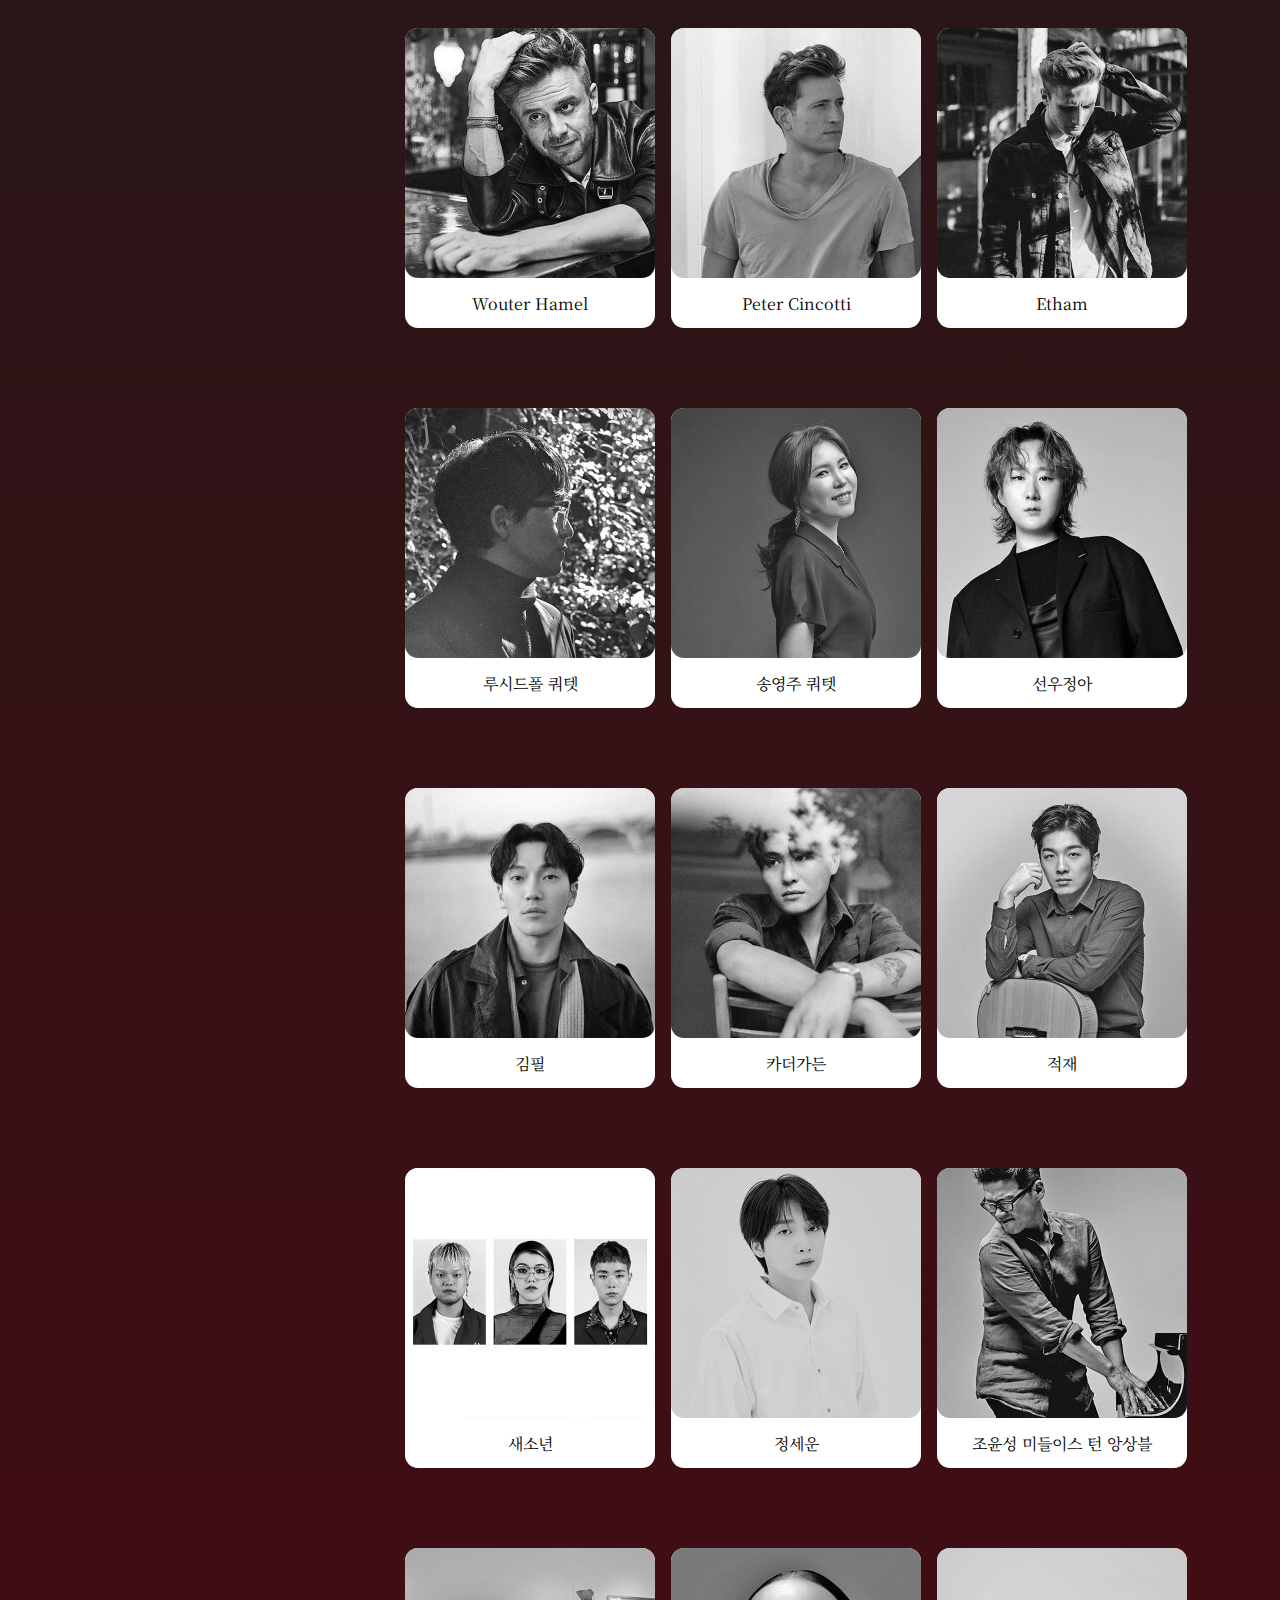
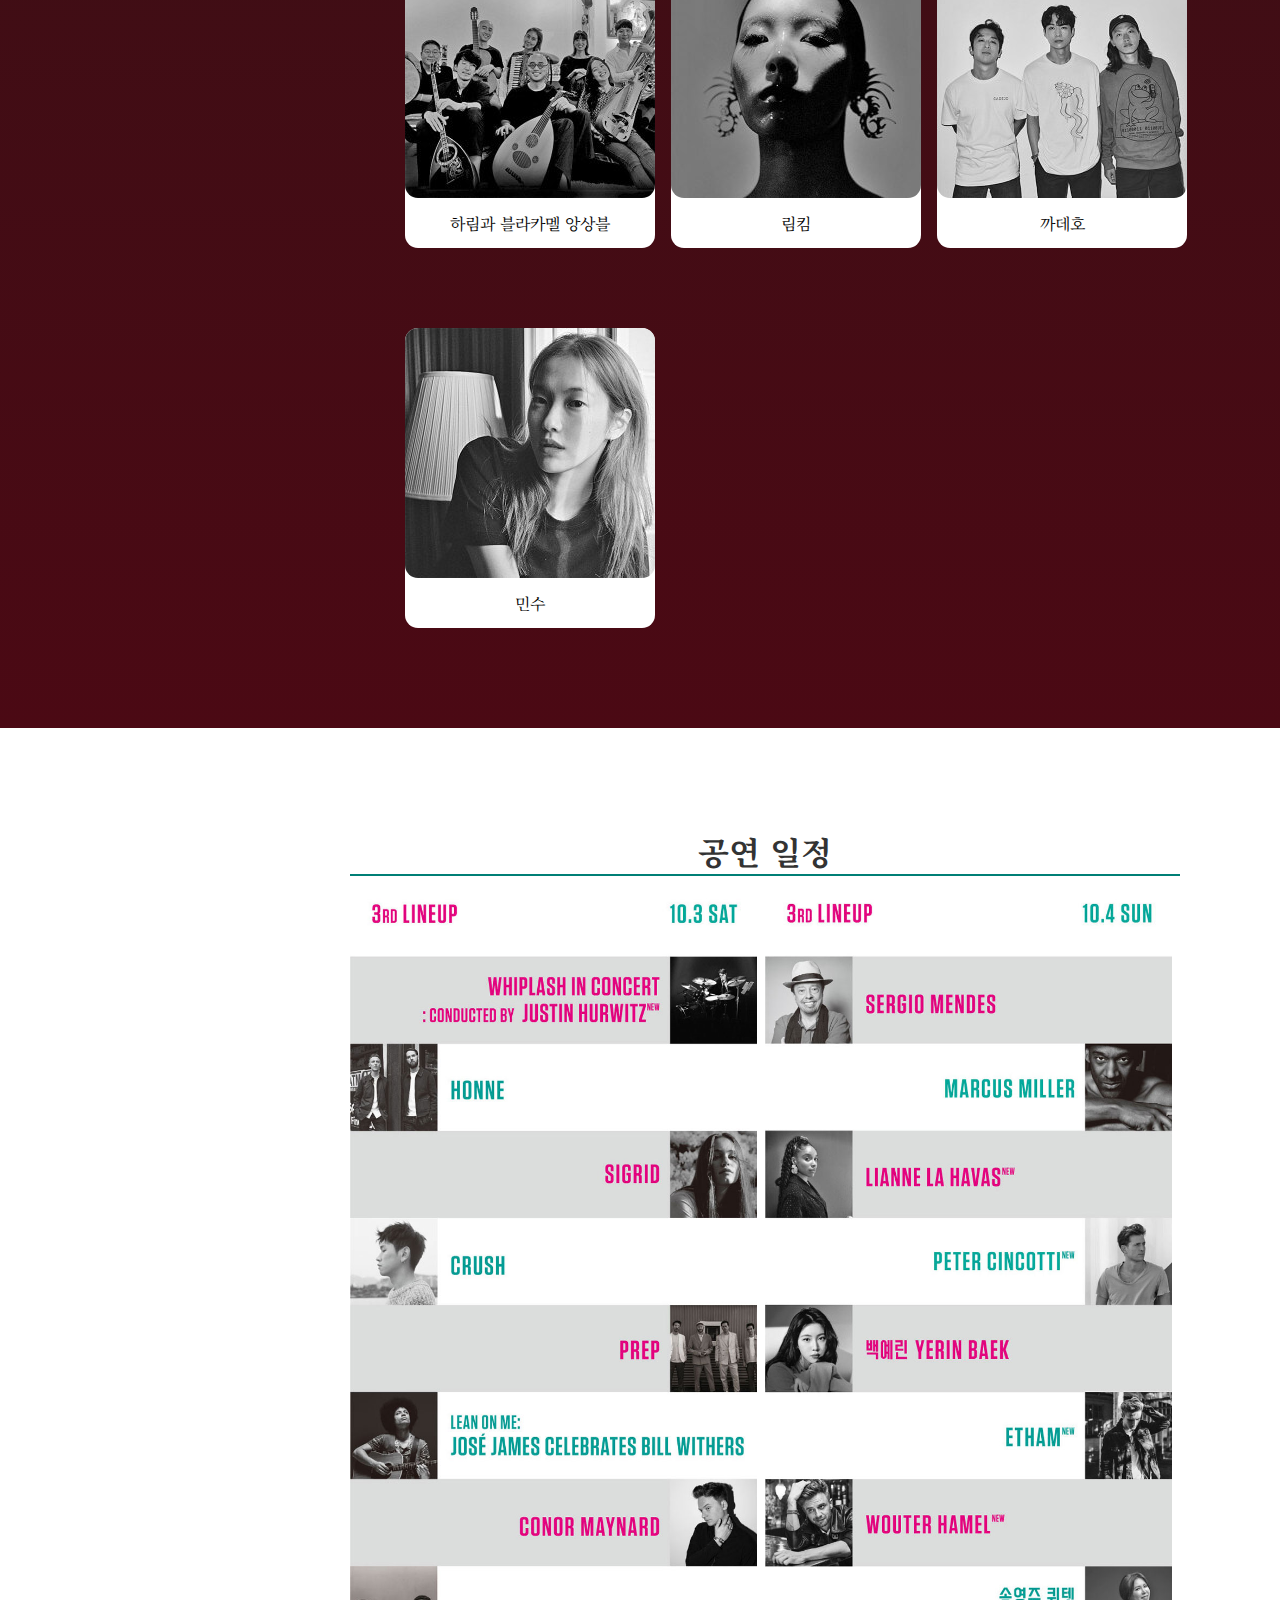
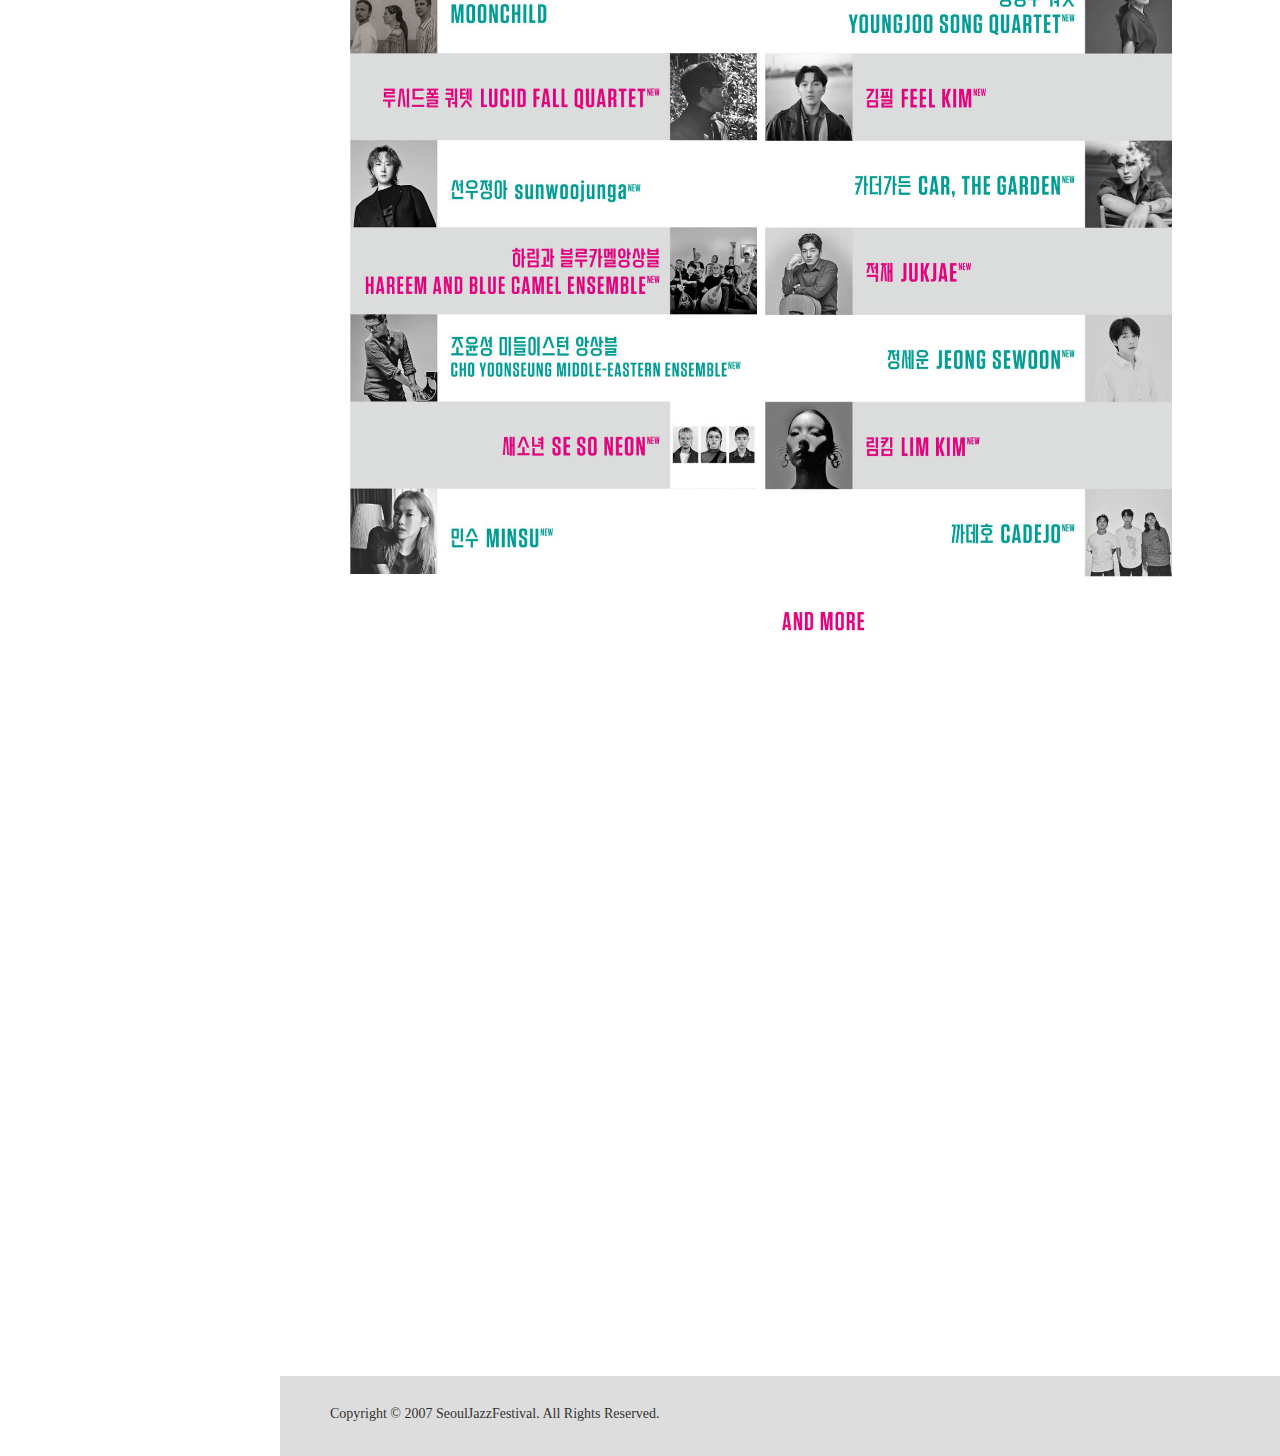
<file: html/program.html>
<!DOCTYPE html>
<!-- program.html -->
<html lang="ko-KR">
<head>
	<meta charset="UTF-8">
	<meta http-equiv="X-UA-Compatible" content="IE=edge">
	<meta name="viewport" content="width=device-width, user-scalable=yes, initial-scale=1.0, maximum-scale=3.0, minimum-scale=0.5">

	 <!-- link -->
	 <link rel="stylesheet" href="../fonts/fontawesome-free-5.13.0-web/css/all.css">
	 <link href="https://fonts.googleapis.com/css2?family=Noto+Serif+KR:wght@400;700&family=Noto+Serif:wght@400;700&display=swap" rel="stylesheet">

	<link rel="stylesheet" href="../css/base/reset.css">
	<link rel="stylesheet" href="../css/base/common.css">
	
	<link rel="stylesheet" href="../css/src/program.css">

	<!--[if IE]>
		<script src="../ie/html5shiv/dist/html5shiv.min.js"></script>
		<script src="../ie/pie/PIE.js"></script>
		<script src="../ie/resond/dest/respond.min.js"></script>
	<![endif]-->

	<title>서울재즈페스티벌</title>

</head>
<body>
	<!-- layout -->
	<div id="wrap">

		<!-- #headBox ======================== -->
		<header id="headBox" class="cleafix">
			<h1><a href="./main_02.html"><span class="hidden">서울재즈페스티벌</span></a></h1>
			<nav id="gnbBox" class="clearfix">
				<h2 class="hidden_wrap"><span>전체 메뉴</span></h2>
				<div class="navi_menu_btn">
					<button type="button"><i class="fas fa-bars"></i></button>
				</div>
				<div class="navi clearfix">
					<div class="navi_exit_btn">
						<button type="button"><i class="fas fa-times"></i></button>
					</div>
					<ul class="navi_list clearfix">
						<li><a href="program.html"><span>라인업/공연일정</span></a></li>
						<li><a href="ticket.html"><span>티켓</span></a></li>
						<li><a href="information.html"><span>인포메이션</span></a></li>
						<li><a href="gallary.html"><span>갤러리</span></a></li>
						<li><a href="history.html"><span>히스토리</span></a></li>
					</ul>
					<div class="sns_zone hidden_wrap">
						<ul class="clearfix">
							<li><a href="https://www.instagram.com/seouljazzfestival/"><span>인스타그램</span></a></li>
							<li><a href="https://itunes.apple.com/kr/curator/%EC%84%9C%EC%9A%B8-%EC%9E%AC%EC%A6%88-%ED%8E%98%EC%8A%A4%ED%8B%B0%EB%B2%8C/1372194565?app=music"><span>애플뮤직</span></a></li>
							<li><a href="https://www.facebook.com/seouljazzfestival/"><span>페이스북</span></a></li>
							<li><a href="https://www.youtube.com/channel/UCkJBqyiliqhOSQ7TFpWepxg"><span>유튜브</span></a></li>
						</ul>
					</div>
				</div>
			</nav>
		</header>

		<!-- lineUpBox =========================== -->
		<section id="lineUpBox">
			<h2><span>2020 서울재즈페스티벌 라인업</span></h2>
			<div class="lineUp_area">
				<!-- 리스트는 js에서 생성 및 제어 -->
			</div>
		</section>


		
		<!-- timeTableBox =========================== -->
		<section id="timeTableBox">
			<h2>공연 일정</h2>
			<div class="timeTable_area clearfix">
				<div></div>
				<div></div>
			</div>
		</section>

		<!-- #footBox ======================== -->
		<footer id="footBox">
			<h2 class="hidden">페스티벌 개최 정보</h2>
			<div class="copyright">
				<p>Copyright © 2007 SeoulJazzFestival. <br class="mobile_br">All Rights Reserved.</p>
			</div>
				<!-- topBtn -->
			<div class="topBtn">
				<button type="button">
					<i class="fas fa-angle-double-up"></i>
				</button>
			</div>
		</footer>

	</div>

	<!-- script -->
	<script src="../js/base/jquery-3.5.1.min.js"></script>
	<script src="../js/base/jquery-ui.min.js"></script>

	<script src="../js/src/program_mobile.js"></script>
	<script src="../js/src/program_tablet.js"></script>
	<script src="../js/src/program_laptop.js"></script>
	<script src="../js/src/program.js"></script>


</body>
</html>
</file>
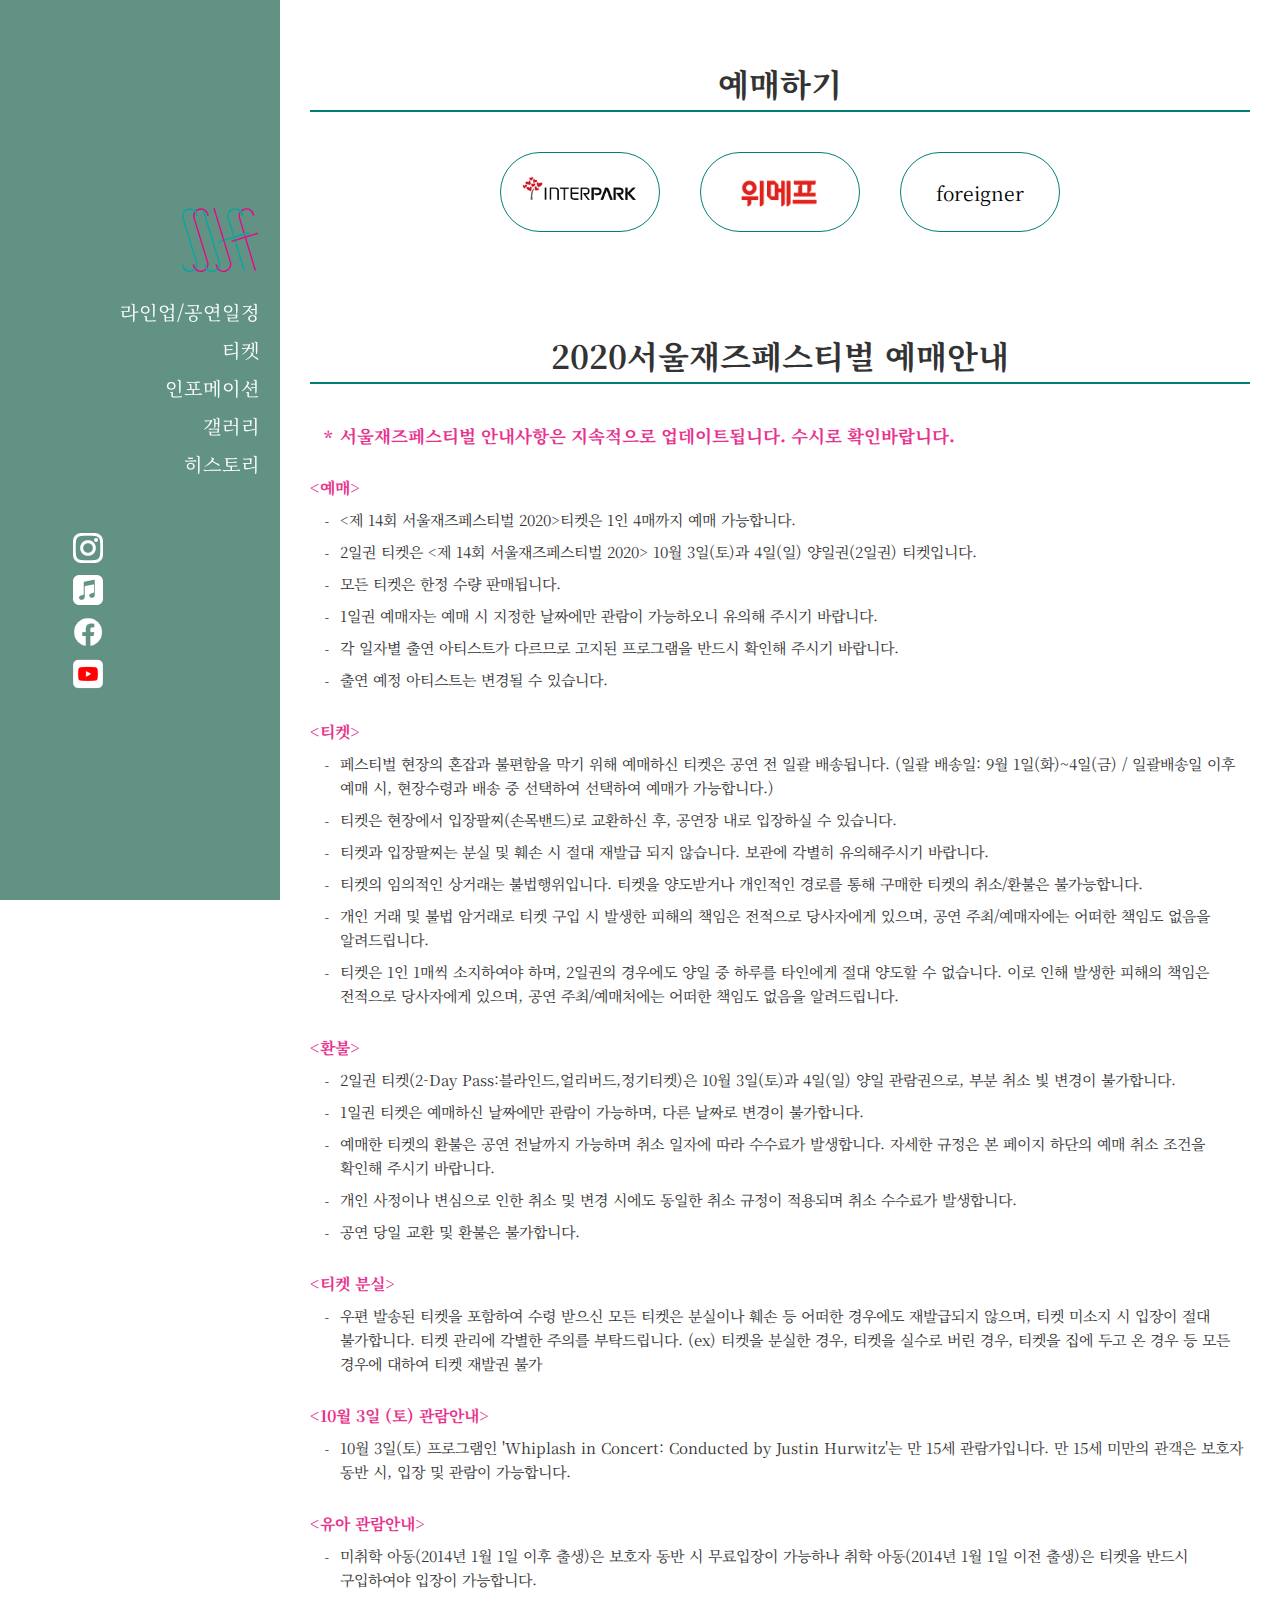
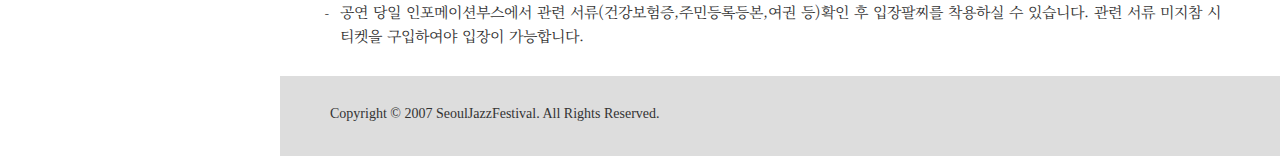
<file: html/ticket.html>
<!DOCTYPE html>
<!-- ticket.html -->
<html lang="ko-KR">
<head>
	<meta charset="UTF-8">
	<meta http-equiv="X-UA-Compatible" content="IE=edge">
	<meta name="viewport" content="width=device-width, user-scalable=yes, initial-scale=1.0, maximum-scale=3.0, minimum-scale=0.5">

	 <!-- link -->
	 <link rel="stylesheet" href="../fonts/fontawesome-free-5.13.0-web/css/all.css">
	 <link href="https://fonts.googleapis.com/css2?family=Noto+Serif+KR:wght@400;700&family=Noto+Serif:wght@400;700&display=swap" rel="stylesheet">
	

	<link rel="stylesheet" href="../css/base/reset.css">
	<link rel="stylesheet" href="../css/base/common.css">
	
	<link rel="stylesheet" href="../css/src/ticket.css">

	<!--[if IE]>
		<script src="../ie/html5shiv/dist/html5shiv.min.js"></script>
		<script src="../ie/pie/PIE.js"></script>
		<script src="../ie/resond/dest/respond.min.js"></script>
	<![endif]-->

	<title>서울재즈페스티벌</title>

</head>
<body>
	<!-- layout -->
	<div id="wrap">
		
		<!-- #headBox ======================== -->
		<header id="headBox" class="cleafix">
			<h1><a href="./main_02.html"><span class="hidden">서울재즈페스티벌</span></a></h1>
			<nav id="gnbBox" class="clearfix">
				<h2 class="hidden_wrap"><span>전체 메뉴</span></h2>
				<div class="navi_menu_btn">
					<button type="button"><i class="fas fa-bars"></i></button>
				</div>
				<div class="navi clearfix">
					<div class="navi_exit_btn">
						<button type="button"><i class="fas fa-times"></i></button>
					</div>
					<ul class="navi_list clearfix">
						<li><a href="program.html"><span>라인업/공연일정</span></a></li>
						<li><a href="ticket.html"><span>티켓</span></a></li>
						<li><a href="information.html"><span>인포메이션</span></a></li>
						<li><a href="gallary.html"><span>갤러리</span></a></li>
						<li><a href="history.html"><span>히스토리</span></a></li>
					</ul>
					<div class="sns_zone hidden_wrap">
						<ul class="clearfix">
							<li><a href="https://www.instagram.com/seouljazzfestival/"><span>인스타그램</span></a></li>
							<li><a href="https://itunes.apple.com/kr/curator/%EC%84%9C%EC%9A%B8-%EC%9E%AC%EC%A6%88-%ED%8E%98%EC%8A%A4%ED%8B%B0%EB%B2%8C/1372194565?app=music"><span>애플뮤직</span></a></li>
							<li><a href="https://www.facebook.com/seouljazzfestival/"><span>페이스북</span></a></li>
							<li><a href="https://www.youtube.com/channel/UCkJBqyiliqhOSQ7TFpWepxg"><span>유튜브</span></a></li>
						</ul>
					</div>
				</div>
			</nav>
		</header>
		
		<!-- #contBox ======================== -->
		<section id="contBox">
			<div class="cont_area">
				<div class="ticket_link">
					<h2><span>예매하기</span></h2>
					<ul class="clearfix">
						<li><a href="http://ticket.interpark.com/Ticket/Goods/GoodsInfo.asp?GoodsCode=20000985" class="interpark">
							<span class="hidden">인터파크</span></a></li>
						<li><a href="http://ticket.interpark.com/Ticket/Goods/GoodsInfo.asp?GoodsCode=20000985" class="wemeprice"><span class="hidden">위메프</span></a></li>
						<li><a href="http://www.globalinterpark.com/detail/edetail?prdNo=20000985" class="interpark_en"><span>foreigner</span></a></li>
					</ul>
				</div>
				<div class="ticket_notice">
					<h2>2020서울재즈페스티벌 예매안내</h2>
					<p class="bold">
						서울재즈페스티벌 안내사항은 지속적으로 업데이트됩니다. 수시로 확인바랍니다.
					</p>

						<h3>&lt;예매&gt;</h3>
						<p>
							&lt;제 14회 서울재즈페스티벌 2020&gt;티켓은 1인 4매까지 예매 가능합니다.
						</p>
						<p>
							2일권 티켓은 &lt;제 14회 서울재즈페스티벌 2020&gt; 10월 3일&lpar;토&rpar;과 4일&lpar;일&rpar; 양일권&lpar;2일권&rpar; 티켓입니다.
						</p>
						<p>
							모든 티켓은 한정 수량 판매됩니다.
						</p>
						<p>
							1일권 예매자는 예매 시 지정한 날짜에만 관람이 가능하오니 유의해 주시기 바랍니다.
						</p>
						<p>
							각 일자별 출연 아티스트가 다르므로 고지된 프로그램을 반드시 확인해 주시기 바랍니다.
						</p>
						<p>
							출연 예정 아티스트는 변경될 수 있습니다.
						</p>

						<h3>&lt;티켓&gt;</h3>
						<p>
							페스티벌 현장의 혼잡과 불편함을 막기 위해 예매하신 티켓은 공연 전 일괄 배송됩니다. &lpar;일괄 배송일: 9월 1일&lpar;화&rpar;~4일&lpar;금&rpar; / 일괄배송일 이후 예매 시, 현장수령과 배송 중 선택하여 선택하여 예매가 가능합니다.&rpar;
						</p>
						<p>
							티켓은 현장에서 입장팔찌&lpar;손목밴드&rpar;로 교환하신 후, 공연장 내로 입장하실 수 있습니다.
						</p>
						<p>
							티켓과 입장팔찌는 분실 및 훼손 시 절대 재발급 되지 않습니다. 보관에 각별히 유의해주시기 바랍니다.
						</p>
						<p>
							티켓의 임의적인 상거래는 불법행위입니다. 티켓을 양도받거나 개인적인 경로를 통해 구매한 티켓의 취소/환불은 불가능합니다.
						</p>
						<p>
							개인 거래 및 불법 암거래로 티켓 구입 시 발생한 피해의 책임은 전적으로 당사자에게 있으며, 공연 주최/예매자에는 어떠한 책임도 없음을 알려드립니다.
						</p>
						<p>
							티켓은 1인 1매씩 소지하여야 하며, 2일권의 경우에도 양일 중 하루를 타인에게 절대 양도할 수 없습니다. 이로 인해 발생한 피해의 책임은 전적으로 당사자에게 있으며, 공연 주최/예매처에는 어떠한 책임도 없음을 알려드립니다.
						</p>

						<h3>&lt;환불&gt;</h3>
						<p>
							2일권 티켓&lpar;2-Day Pass:블라인드,얼리버드,정기티켓&rpar;은 10월 3일&lpar;토&rpar;과 4일&lpar;일&rpar; 양일 관람권으로, 부분 취소 빛 변경이 불가합니다.
						</p>
						<p>
							1일권 티켓은 예매하신 날짜에만 관람이 가능하며, 다른 날짜로 변경이 불가합니다.
						</p>
						<p>
							예매한 티켓의 환불은 공연 전날까지 가능하며 취소 일자에 따라 수수료가 발생합니다. 자세한 규정은 본 페이지 하단의 예매 취소 조건을 확인해 주시기 바랍니다.
						</p>
						<p>
							개인 사정이나 변심으로 인한 취소 및 변경 시에도 동일한 취소 규정이 적용되며 취소 수수료가 발생합니다.
						</p>
						<p>
							공연 당일 교환 및 환불은 불가합니다.
						</p>

						<h3>&lt;티켓 분실&gt;</h3>
						<p>
							우편 발송된 티켓을 포함하여 수령 받으신 모든 티켓은 분실이나 훼손 등 어떠한 경우에도 재발급되지 않으며, 티켓 미소지 시 입장이 절대 불가합니다. 티켓 관리에 각별한 주의를 부탁드립니다. &lpar;ex&rpar; 티켓을 분실한 경우, 티켓을 실수로 버린 경우, 티켓을 집에 두고 온 경우 등 모든 경우에 대하여 티켓 재발권 불가
						</p>

						<h3>&lt;10월 3일 &lpar;토&rpar; 관람안내&gt;</h3>
						<p>
							10월 3일&lpar;토&rpar; 프로그램인 'Whiplash in Concert: Conducted by Justin Hurwitz'는 만 15세 관람가입니다. 만 15세 미만의 관객은 보호자 동반 시, 입장 및 관람이 가능합니다.
						</p>

						<h3>&lt;유아 관람안내&gt;</h3>
						<p>
							미취학 아동&lpar;2014년 1월 1일 이후 출생&rpar;은 보호자 동반 시 무료입장이 가능하나 취학 아동&lpar;2014년 1월 1일 이전 출생&rpar;은 티켓을 반드시 구입하여야 입장이 가능합니다.
						</p>
						<p>
							공연 당일 인포메이션부스에서 관련 서류&lpar;건강보험증,주민등록등본,여권 등&rpar;확인 후 입장팔찌를 착용하실 수 있습니다. 관련 서류 미지참 시 티켓을 구입하여야 입장이 가능합니다.
						</p>
				</div>
			</div>
		</section>



		<!-- #footBox ======================== -->
			<footer id="footBox">
				<h2 class="hidden">페스티벌 개최 정보</h2>
				<div class="copyright">
					<p>Copyright © 2007 SeoulJazzFestival. <br class="mobile_br">All Rights Reserved.</p>
				</div>
					<!-- topBtn -->
				<div class="topBtn">
					<button type="button">
						<i class="fas fa-angle-double-up"></i>
					</button>
				</div>
			</footer>
	</div>

	<!-- script -->
	<script src="../js/base/jquery-3.5.1.min.js"></script>
	<script src="../js/base/jquery-ui.min.js"></script>
	
	<script src="../js/src/ticket_mobile.js"></script>
	<script src="../js/src/ticket_tablet.js"></script>
	<script src="../js/src/ticket_laptop.js"></script>
	<script src="../js/src/ticket.js"></script>

</body>
</html>
</file>
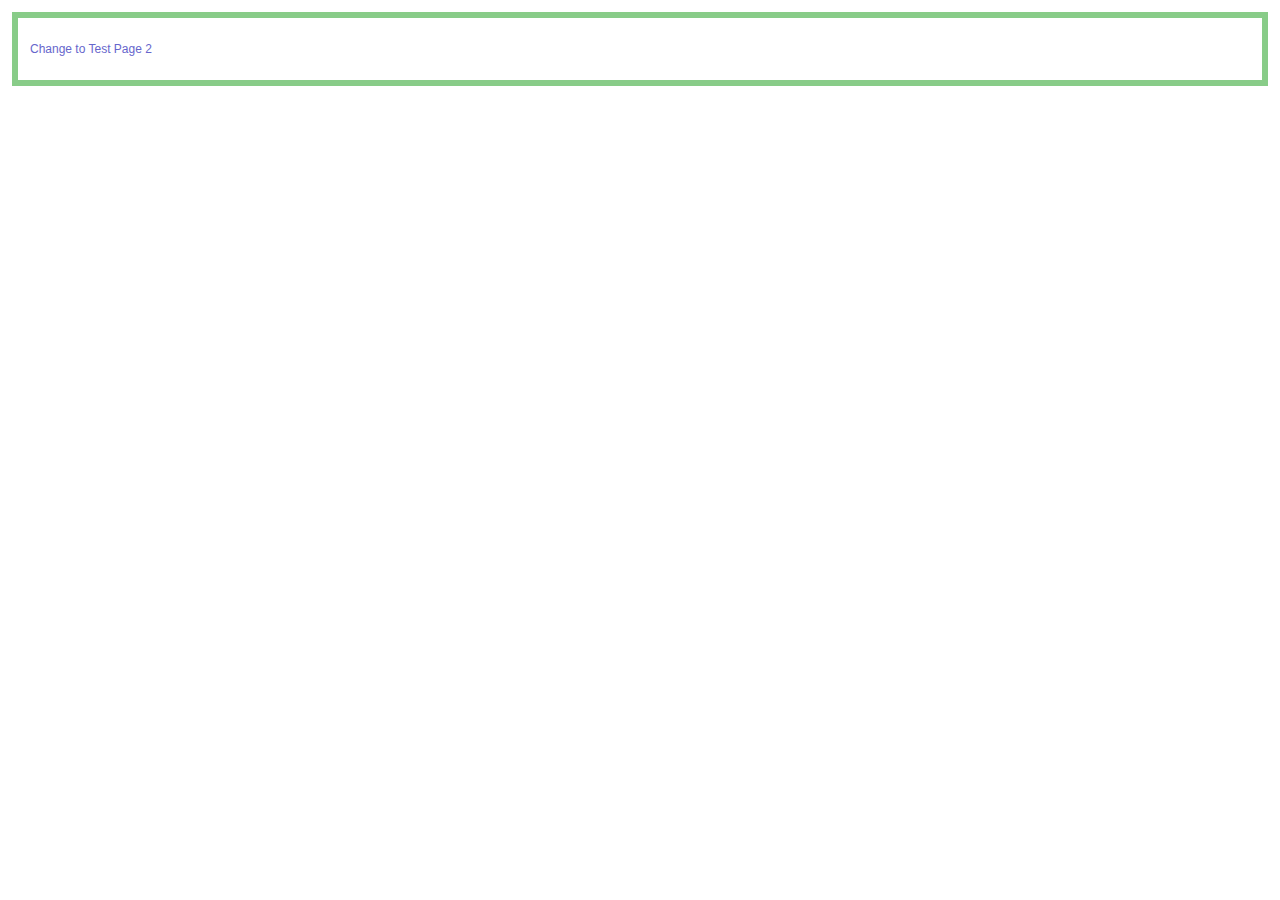
<file: ie/html5shiv/test/iframe.1-1.html>
<!doctype html>
<html>
	<head>
		<meta charset="utf-8">
		<title>Test 1</title>
		<link rel="stylesheet" href="style.css">
		<script src="../src/html5shiv-printshiv.js"></script>
	</head>
	<body>
		<section>
			<p><a href="iframe.1-2.html">Change to Test Page 2</a></p>
		</section>
	</body>
</html>
</file>
<file: ie/html5shiv/test/style.css>
@import url(style.all.css);
@import url(style.print.css);
</file>
<file: ie/respond/test/unit/test.css>
.launcher #qunit-testrunner-toolbar,
.launcher #qunit-userAgent,
.launcher #qunit-tests,
.launcher #qunit-testresult {
	display: none;
}
.launcher #launcher {

	font: 1.5em/1 bold Helvetica, sans-serif;
}

#testelem {
	width: 50px;
	overflow: hidden;
	display: block;
}

/* a style like this should never apply in IE. If it does, tests will fail */
@media screen and (view-mode: minimized) {
	#testelem {
		width: 10px !important;
	}
}

/*styles for 480px and up - media type purposely left out here to test that in the process */
@media (min-width: 480px) {
	#testelem {
		width: 150px;
	}
	#testelem[class=foo] {
		height: 200px;
	}
}

/*styles for 500px and under*/
@media screen and (max-width: 460px) {
	#testelem {
		height: 150px;
	}
}

/* testing em unit support - 33em should be 528px and 35em should be 560px in IE with default font settings */
@media screen and (min-width: 33em) and (max-width: 38em) {
	#testelem {
		width: 75px;
	}
}



/*styles for 620px and up */
@media only screen and (min-width: 620px) {
	#testelem {
		width: 250px;
	}
}


/*styles for 760px and up */
@media only print, only screen and (min-width: 760px) {
	#testelem {
		width: 350px;
	}
}


/*styles for print that shouldn't apply */
@media only print and (min-width: 800px) {
	#testelem {
		width: 500px;
	}
}
</file>
<file: ie/respond/test/unit/test2.css>
/* this stylesheet was referenced via a link that had a media attr defined
it should only apply on window > 950px */
#testelem {
	width: 16px;
}
</file>
<file: ie/respond/test/unit/test3.css>
/* this stylesheet was referenced via a link that had a media attr defined
it should only apply on screen > 87.5em (1400px) */
#testelem {
	width: 25px;
}
</file>
<file: css/base/common.css>
/* common.css */
.hidden_wrap span,
.hidden_wrap a>span,
.hidden_wrap button>span,
.hidden {display: block; position: absolute; z-index: -1; width: 0; height: 0; overflow: hidden;}

.clearfix:after, .clearfix::after {content: " "; display: block; clear: both;} /*content 큰 따옴표 안에 띄어쓰기 한칸 반드시*/
.clearfix > li:first-child,
.clearfix > div:first-child {margin-left:0;}

.full a {display: block; width: 100%; height: 100%; background-repeat: no-repeat; background-position: 0 0;}
.full a>span {display: block; position: absolute; z-index: 0; width: 0; height: 0; overflow: hidden;}

/* table ================ */
.table_style thead {background-color: #acf;}
.table_style tfoot {background-color: #ccc;}
.table_style table {border-left:0; border-right: 0;}
.table_style tr>th:first-child, 
.table_style tr>td:first-child {border-left:0;}
.table_style tr>th:last-child, 
.table_style tr>td:last-child {border-right:0;}
</file>
<file: css/src/gallary.css>
@charset "utf-8";

/* gallary.css */
/* 제이쿼리 반영 재구성안 */

@import url('../rwd/common/wrap.css');

@import url('../rwd/common/header_mobile.css');
@import url('../rwd/common/header_tablet.css');
@import url('../rwd/common/header_laptop.css');

@import url('../rwd/gallary/mobile.css');
@import url('../rwd/gallary/tablet.css');
@import url('../rwd/gallary/labtop.css');

@import url('../rwd/common/footer.css');

/* ----------------- */
</file>
<file: css/src/history.css>
@charset "utf-8";

/* history.css */
/* 제이쿼리 반영 재구성안 */

@import url('../rwd/common/wrap.css');

@import url('../rwd/common/header_mobile.css');
@import url('../rwd/common/header_tablet.css');
@import url('../rwd/common/header_laptop.css');

@import url('../rwd/history/mobile.css');
@import url('../rwd/history/tablet.css');
@import url('../rwd/history/labtop.css');

@import url('../rwd/common/footer.css');

/* ----------------- */
</file>
<file: css/src/information.css>
@charset "utf-8";

/* information.css */
/* 제이쿼리 반영 재구성안 */

@import url('../rwd/common/wrap.css');

@import url('../rwd/common/header_mobile.css');
@import url('../rwd/common/header_tablet.css');
@import url('../rwd/common/header_laptop.css');

@import url('../rwd/information/mobile.css');
@import url('../rwd/information/tablet.css');
@import url('../rwd/information/labtop.css');

@import url('../rwd/common/footer.css');

/* ----------------- */
</file>
<file: css/src/rwd.css>
/* rwd.css */

@import url("../device/rwd_base.css");
@import url("../device/rwd_mob.css");
@import url("../device/rwd_tab.css");
@import url("../device/rwd_labtop.css");
@import url("../device/rwd_pc.css");
</file>
<file: css/src/program.css>
@charset "utf-8";

/* program.css */
/* program css 집합 */

@import url('../rwd/common/wrap.css');

@import url('../rwd/common/header_mobile.css');
@import url('../rwd/common/header_tablet.css');
@import url('../rwd/common/header_laptop.css');

@import url('../rwd/program/mobile.css');
@import url('../rwd/program/tablet.css');
@import url('../rwd/program/labtop.css');

@import url('../rwd/common/footer.css');
</file>
<file: css/src/ticket.css>
@charset "utf-8";

/* ticket.css */
/* 제이쿼리 반영 재구성안 */

@import url('../rwd/common/wrap.css');

@import url('../rwd/common/header_mobile.css');
@import url('../rwd/common/header_tablet.css');
@import url('../rwd/common/header_laptop.css');

@import url('../rwd/ticket/mobile.css');
@import url('../rwd/ticket/tablet.css');
@import url('../rwd/ticket/labtop.css');

@import url('../rwd/common/footer.css');

/* ----------------- */
</file>
<file: ie/respond/test/unit/qunit/qunit.css>
/**
 * QUnit v1.3.0pre - A JavaScript Unit Testing Framework
 *
 * http://docs.jquery.com/QUnit
 *
 * Copyright (c) 2011 John Resig, Jörn Zaefferer
 * Dual licensed under the MIT (MIT-LICENSE.txt)
 * or GPL (GPL-LICENSE.txt) licenses.
 */

/** Font Family and Sizes */

#qunit-tests, #qunit-header, #qunit-banner, #qunit-testrunner-toolbar, #qunit-userAgent, #qunit-testresult {
	font-family: "Helvetica Neue Light", "HelveticaNeue-Light", "Helvetica Neue", Calibri, Helvetica, Arial, sans-serif;
}

#qunit-testrunner-toolbar, #qunit-userAgent, #qunit-testresult, #qunit-tests li { font-size: small; }
#qunit-tests { font-size: smaller; }


/** Resets */

#qunit-tests, #qunit-tests ol, #qunit-header, #qunit-banner, #qunit-userAgent, #qunit-testresult {
	margin: 0;
	padding: 0;
}


/** Header */

#qunit-header {
	padding: 0.5em 0 0.5em 1em;

	color: #8699a4;
	background-color: #0d3349;

	font-size: 1.5em;
	line-height: 1em;
	font-weight: normal;

	border-radius: 15px 15px 0 0;
	-moz-border-radius: 15px 15px 0 0;
	-webkit-border-top-right-radius: 15px;
	-webkit-border-top-left-radius: 15px;
}

#qunit-header a {
	text-decoration: none;
	color: #c2ccd1;
}

#qunit-header a:hover,
#qunit-header a:focus {
	color: #fff;
}

#qunit-banner {
	height: 5px;
}

#qunit-testrunner-toolbar {
	padding: 0.5em 0 0.5em 2em;
	color: #5E740B;
	background-color: #eee;
}

#qunit-userAgent {
	padding: 0.5em 0 0.5em 2.5em;
	background-color: #2b81af;
	color: #fff;
	text-shadow: rgba(0, 0, 0, 0.5) 2px 2px 1px;
}


/** Tests: Pass/Fail */

#qunit-tests {
	list-style-position: inside;
}

#qunit-tests li {
	padding: 0.4em 0.5em 0.4em 2.5em;
	border-bottom: 1px solid #fff;
	list-style-position: inside;
}

#qunit-tests.hidepass li.pass, #qunit-tests.hidepass li.running  {
	display: none;
}

#qunit-tests li strong {
	cursor: pointer;
}

#qunit-tests li a {
	padding: 0.5em;
	color: #c2ccd1;
	text-decoration: none;
}
#qunit-tests li a:hover,
#qunit-tests li a:focus {
	color: #000;
}

#qunit-tests ol {
	margin-top: 0.5em;
	padding: 0.5em;

	background-color: #fff;

	border-radius: 15px;
	-moz-border-radius: 15px;
	-webkit-border-radius: 15px;

	box-shadow: inset 0px 2px 13px #999;
	-moz-box-shadow: inset 0px 2px 13px #999;
	-webkit-box-shadow: inset 0px 2px 13px #999;
}

#qunit-tests table {
	border-collapse: collapse;
	margin-top: .2em;
}

#qunit-tests th {
	text-align: right;
	vertical-align: top;
	padding: 0 .5em 0 0;
}

#qunit-tests td {
	vertical-align: top;
}

#qunit-tests pre {
	margin: 0;
	white-space: pre-wrap;
	word-wrap: break-word;
}

#qunit-tests del {
	background-color: #e0f2be;
	color: #374e0c;
	text-decoration: none;
}

#qunit-tests ins {
	background-color: #ffcaca;
	color: #500;
	text-decoration: none;
}

/*** Test Counts */

#qunit-tests b.counts                       { color: black; }
#qunit-tests b.passed                       { color: #5E740B; }
#qunit-tests b.failed                       { color: #710909; }

#qunit-tests li li {
	margin: 0.5em;
	padding: 0.4em 0.5em 0.4em 0.5em;
	background-color: #fff;
	border-bottom: none;
	list-style-position: inside;
}

/*** Passing Styles */

#qunit-tests li li.pass {
	color: #5E740B;
	background-color: #fff;
	border-left: 26px solid #C6E746;
}

#qunit-tests .pass                          { color: #528CE0; background-color: #D2E0E6; }
#qunit-tests .pass .test-name               { color: #366097; }

#qunit-tests .pass .test-actual,
#qunit-tests .pass .test-expected           { color: #999999; }

#qunit-banner.qunit-pass                    { background-color: #C6E746; }

/*** Failing Styles */

#qunit-tests li li.fail {
	color: #710909;
	background-color: #fff;
	border-left: 26px solid #EE5757;
	white-space: pre;
}

#qunit-tests > li:last-child {
	border-radius: 0 0 15px 15px;
	-moz-border-radius: 0 0 15px 15px;
	-webkit-border-bottom-right-radius: 15px;
	-webkit-border-bottom-left-radius: 15px;
}

#qunit-tests .fail                          { color: #000000; background-color: #EE5757; }
#qunit-tests .fail .test-name,
#qunit-tests .fail .module-name             { color: #000000; }

#qunit-tests .fail .test-actual             { color: #EE5757; }
#qunit-tests .fail .test-expected           { color: green;   }

#qunit-banner.qunit-fail                    { background-color: #EE5757; }


/** Result */

#qunit-testresult {
	padding: 0.5em 0.5em 0.5em 2.5em;

	color: #2b81af;
	background-color: #D2E0E6;

	border-bottom: 1px solid white;
}

/** Fixture */

#qunit-fixture {
	position: absolute;
	top: -10000px;
	left: -10000px;
}
</file>
